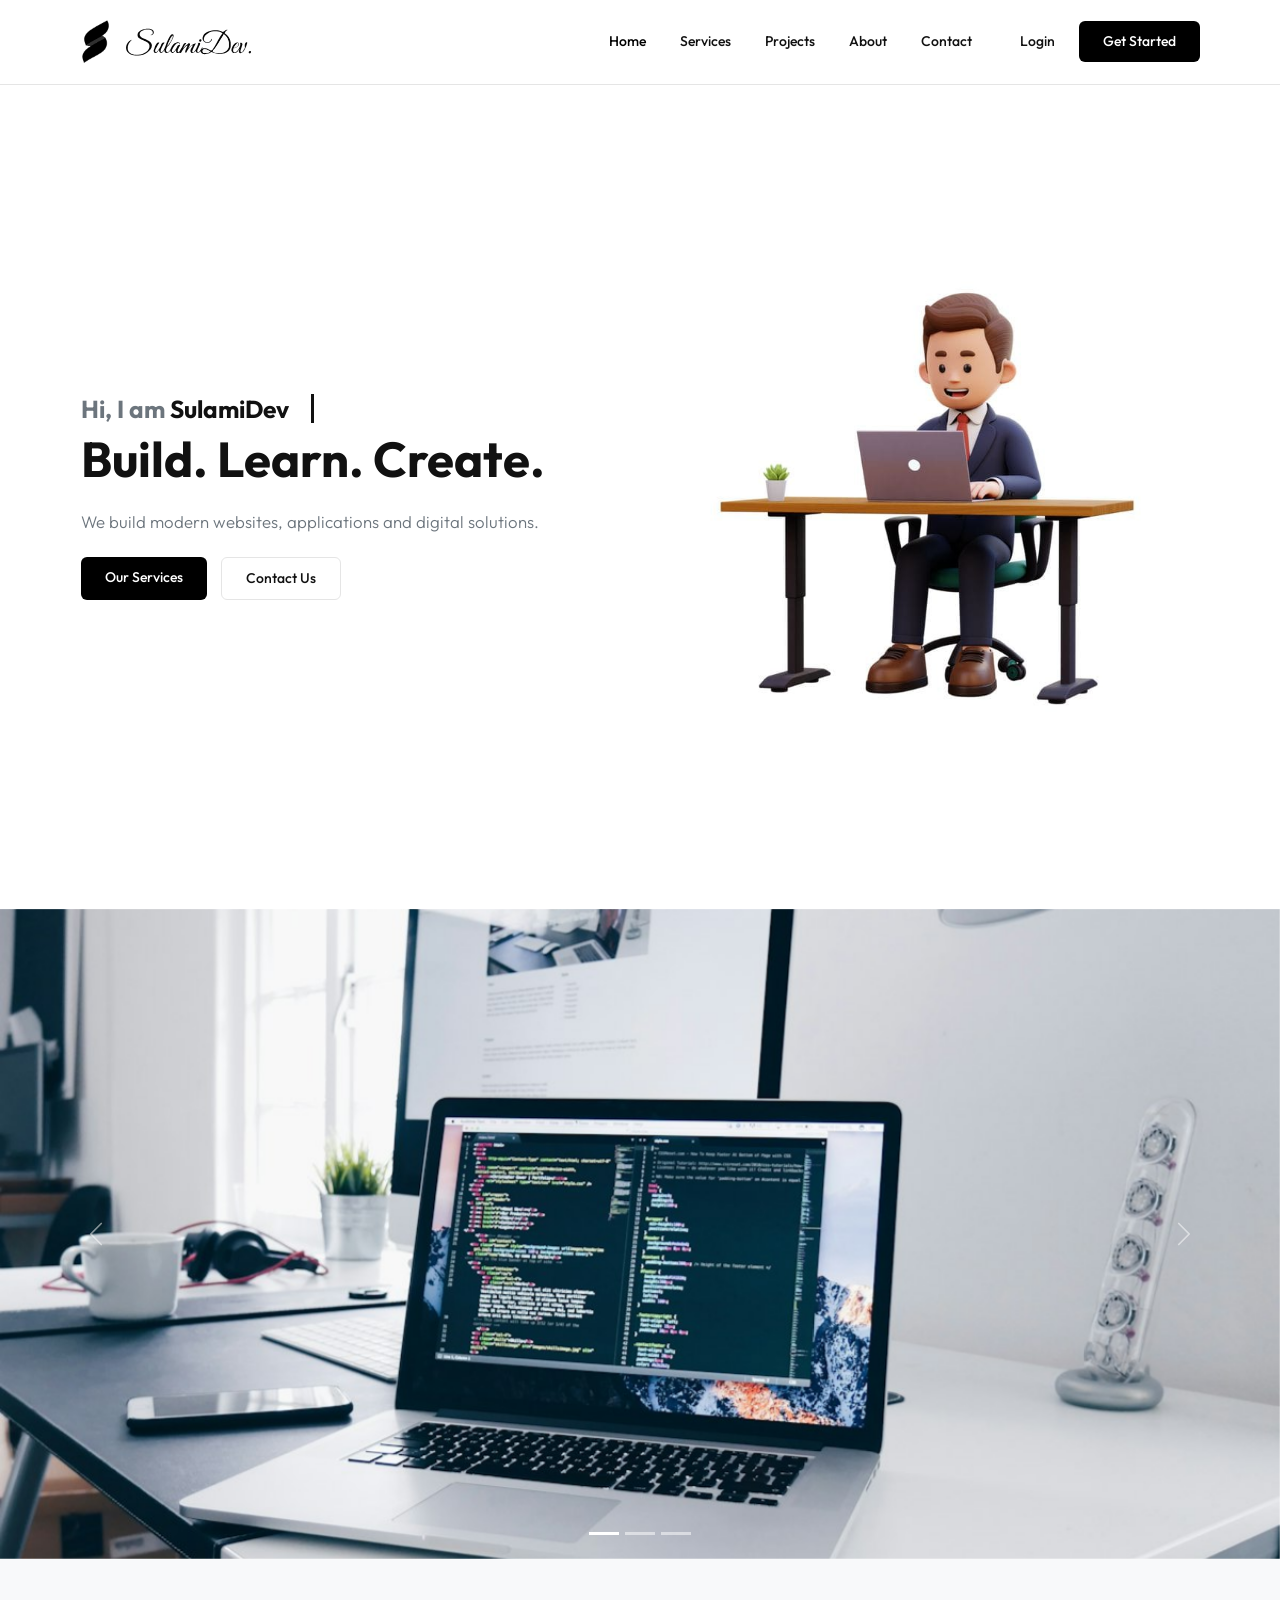
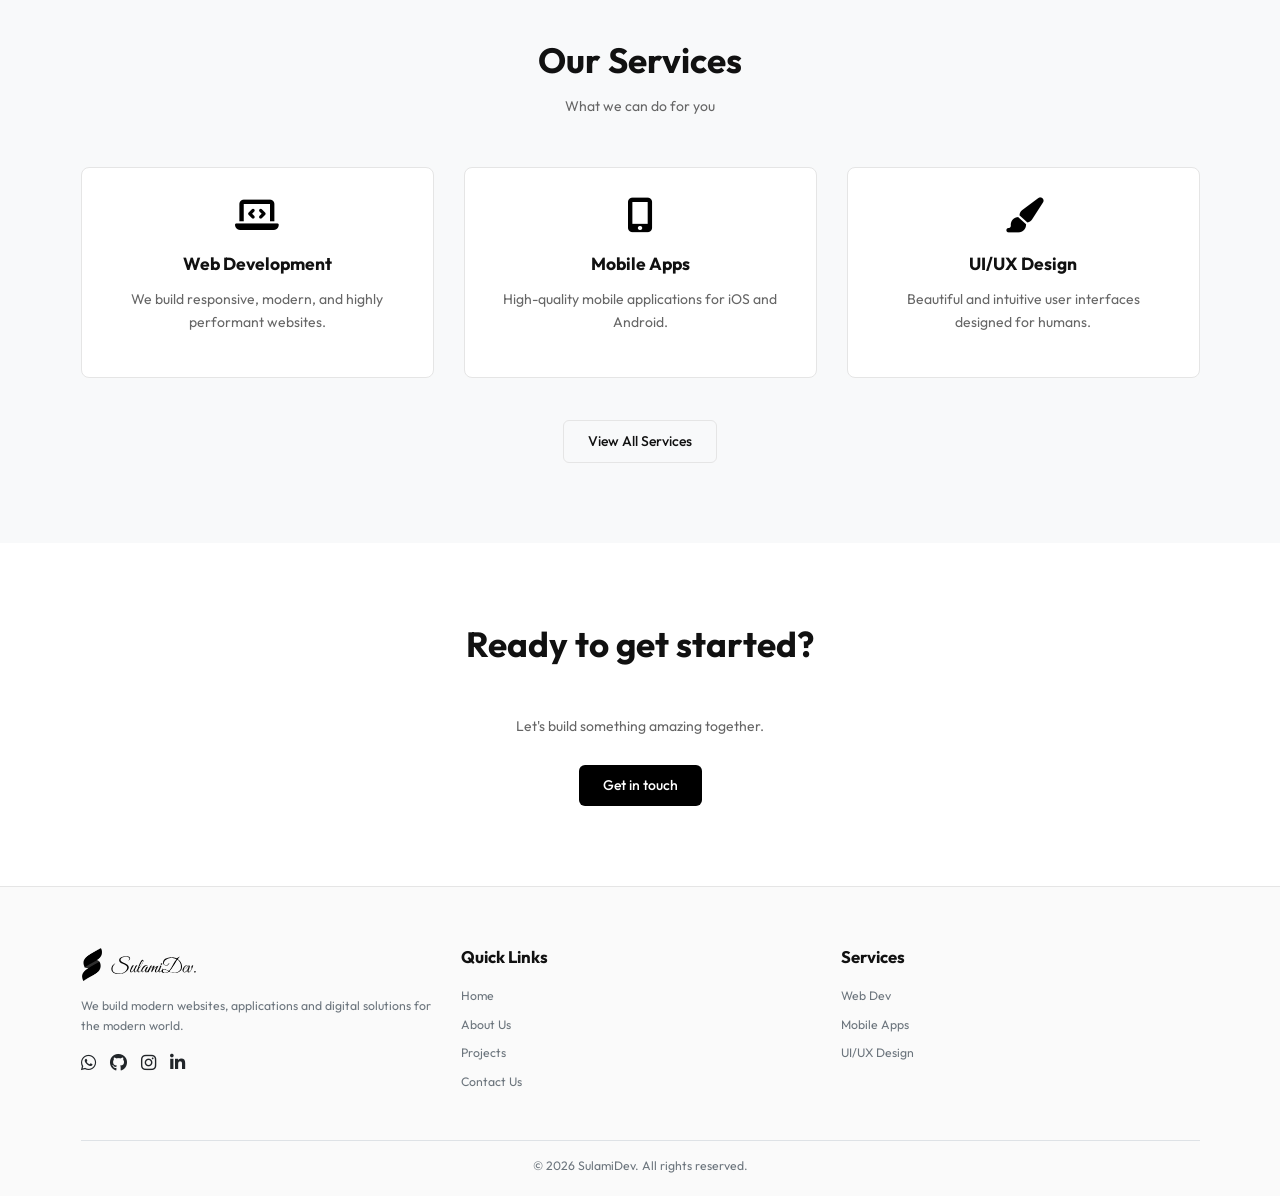
<file: index.html>
<!DOCTYPE html>
<html lang="en">
<head>
    <meta charset="UTF-8">
    <meta name="viewport" content="width=device-width, initial-scale=1.0">
    <title>SulamiDev | Build. Learn. Create.</title>
    <link rel="icon" href="images/icon.png" type="image/png">
    
    <link href="https://cdn.jsdelivr.net/npm/bootstrap@5.3.2/dist/css/bootstrap.min.css" rel="stylesheet" onerror="this.onerror=null;this.href='libs/bootstrap/bootstrap.min.css';">
   
    <link rel="stylesheet" href="https://cdnjs.cloudflare.com/ajax/libs/font-awesome/6.4.2/css/all.min.css" onerror="this.onerror=null;this.href='libs/fontawesome/css/all.min.css';">
   
    <link rel="stylesheet" href="css/style.css">
    <link rel="stylesheet" href="css/responsive.css">
</head>
<body>

    
    <nav class="navbar navbar-expand-lg navbar-custom sticky-top">
        <div class="container">
            <a class="navbar-brand d-flex align-items-center" href="index.html">
                <img src="images/icon.png" alt="Icon" height="45" class="me-3">
                <img src="images/sulamidev-name.svg" alt="SulamiDev" height="30">
            </a>
            <button class="navbar-toggler" type="button" data-bs-toggle="offcanvas" data-bs-target="#mobileSidebar" aria-controls="mobileSidebar" aria-label="Toggle navigation">
                <span class="navbar-toggler-icon"></span>
            </button>
            <div class="offcanvas offcanvas-end" tabindex="-1" id="mobileSidebar" aria-labelledby="mobileSidebarLabel">
                <div class="offcanvas-header d-lg-none">
                    <a class="navbar-brand d-flex align-items-center m-0" href="index.html">
                        <img src="images/icon.png" alt="Icon" height="35" class="me-2">
                        <img src="images/sulamidev-name.svg" alt="SulamiDev" height="24">
                    </a>
                </div>
                <div class="offcanvas-body">
                    <ul class="navbar-nav align-items-stretch align-items-lg-center ms-auto">
                        <li class="nav-item"><a class="nav-link active" href="index.html"><i class="fas fa-home me-2 d-lg-none"></i>Home</a></li>
                        <li class="nav-item"><a class="nav-link" href="pages/services.html"><i class="fas fa-cogs me-2 d-lg-none"></i>Services</a></li>
                        <li class="nav-item"><a class="nav-link" href="pages/projects.html"><i class="fas fa-briefcase me-2 d-lg-none"></i>Projects</a></li>
                        <li class="nav-item"><a class="nav-link" href="pages/about.html"><i class="fas fa-user me-2 d-lg-none"></i>About</a></li>
                        <li class="nav-item"><a class="nav-link" href="pages/contact.html"><i class="fas fa-envelope me-2 d-lg-none"></i>Contact</a></li>
                        <li class="nav-item ms-lg-3"><a class="nav-link" href="pages/login.html"><i class="fas fa-sign-in-alt me-2 d-lg-none"></i>Login</a></li>
                        <li class="nav-item d-none d-lg-block ms-lg-2"><a class="btn btn-primary-custom" href="pages/register.html">Get Started</a></li>
                    </ul>
                    <div class="mobile-sidebar-footer d-lg-none">
                        <p class="small text-secondary mb-2">Connect with us</p>
                        <div class="d-flex align-items-center gap-2 mb-3">
                            <a href="https://wa.me/967783073833" target="_blank" class="social-link" title="WhatsApp"><i class="fab fa-whatsapp"></i></a>
                            <a href="https://github.com/sulamidev" target="_blank" class="social-link" title="GitHub"><i class="fab fa-github"></i></a>
                            <a href="https://instagram.com/sulamidev" target="_blank" class="social-link" title="Instagram"><i class="fab fa-instagram"></i></a>
                            <a href="https://linkedin.com/in/sulamidev" target="_blank" class="social-link" title="LinkedIn"><i class="fab fa-linkedin-in"></i></a>
                        </div>
                        <small class="text-secondary">&copy; 2026 SulamiDev</small>
                    </div>
                </div>
            </div>
        </div>
    </nav>


    
    <header class="hero-section">
        <div class="container fade-up">
            <div class="row align-items-center">
                <div class="col-12 col-lg-6 text-start d-flex flex-column justify-content-center hero-text-mobile mb-4 mb-lg-0">
                    <h3 class="mb-2 text-secondary">Hi, I am <span class="typewriter-text">SulamiDev</span></h3>
                    <h1 class="fw-bold hero-title-mobile display-4">Build. Learn. Create.</h1>
                    <p class="text-secondary mb-4 hero-desc-mobile lead">We build modern websites, applications and digital solutions.</p>
                    <div class="d-flex flex-wrap gap-3">
                        <a href="pages/services.html" class="btn btn-primary-custom">Our Services</a>
                        <a href="pages/contact.html" class="btn btn-outline-custom">Contact Us</a>
                    </div>
                </div>
                <div class="col-12 col-lg-6 text-center d-flex align-items-center justify-content-center">
                    <img src="images/1.jpeg" alt="SulamiDev Intro" class="img-fluid" style="width: 100%; max-width: 550px;">
                </div>
            </div>
        </div>
    </header>

    <main>
       
        <section class="p-0">
            <div class="container-fluid p-0 fade-up" id="slider-wrapper">
                
                <!-- ONLINE SLIDER (Bootstrap Carousel) -->
                <div id="online-slider" style="display: none;">
                    <div id="bootstrap-carousel" class="carousel slide carousel-fade" data-bs-ride="carousel">
                        <div class="carousel-indicators">
                            <button type="button" data-bs-target="#bootstrap-carousel" data-bs-slide-to="0" class="active"></button>
                            <button type="button" data-bs-target="#bootstrap-carousel" data-bs-slide-to="1"></button>
                            <button type="button" data-bs-target="#bootstrap-carousel" data-bs-slide-to="2"></button>
                        </div>
                        <div class="carousel-inner">
                            <div class="carousel-item active" data-bs-interval="3000">
                                <a href="pages/services.html"><img src="images/webdev.jpg" class="d-block w-100" alt="Web Development" style="object-fit: cover; height: 650px;"></a>
                            </div>
                            <div class="carousel-item" data-bs-interval="3000">
                                <a href="pages/services.html"><img src="images/mobile.jpg" class="d-block w-100" alt="Mobile Development" style="object-fit: cover; height: 650px;"></a>
                            </div>
                            <div class="carousel-item" data-bs-interval="3000">
                                <a href="pages/services.html"><img src="images/website-new.jpg" class="d-block w-100" alt="New Website Development" style="object-fit: cover; height: 650px;"></a>
                            </div>
                        </div>
                        <button class="carousel-control-prev" type="button" data-bs-target="#bootstrap-carousel" data-bs-slide="prev"><span class="carousel-control-prev-icon"></span></button>
                        <button class="carousel-control-next" type="button" data-bs-target="#bootstrap-carousel" data-bs-slide="next"><span class="carousel-control-next-icon"></span></button>
                    </div>
                </div>

                <!-- LOCAL SLIDER (WowSlider) -->
                <div id="local-slider" style="display: none;">
                   
                    <div id="wowslider-container1">
                    <div class="ws_images"><ul>
                        <li><img data-src="WowSlider/data1/images/corporate.jpg" alt="corporate" title="corporate" id="wows1_0"/></li>
                        <li><img data-src="WowSlider/data1/images/mobile.jpg" alt="mobile" title="mobile" id="wows1_1"/></li>
                        <li><img data-src="WowSlider/data1/images/software.jpg" alt="software" title="software" id="wows1_2"/></li>
                        <li><a href="http://wowslider.net"><img data-src="WowSlider/data1/images/webdev.jpg" alt="slider" title="webdev" id="wows1_3"/></a></li>
                        <li><img data-src="WowSlider/data1/images/websitenew.jpg" alt="website-new" title="website-new" id="wows1_4"/></li>
                    </ul></div>
                    <div class="ws_bullets"><div>
                        <a href="#" title="corporate"><span><img data-src="WowSlider/data1/tooltips/corporate.jpg" alt="corporate"/>1</span></a>
                        <a href="#" title="mobile"><span><img data-src="WowSlider/data1/tooltips/mobile.jpg" alt="mobile"/>2</span></a>
                        <a href="#" title="software"><span><img data-src="WowSlider/data1/tooltips/software.jpg" alt="software"/>3</span></a>
                        <a href="#" title="webdev"><span><img data-src="WowSlider/data1/tooltips/webdev.jpg" alt="webdev"/>4</span></a>
                        <a href="#" title="website-new"><span><img data-src="WowSlider/data1/tooltips/websitenew.jpg" alt="website-new"/>5</span></a>
                    </div></div><div class="ws_script" style="position:absolute;left:-99%"><a href="http://wowslider.net">javascript carousel</a> by WOWSlider.com v9.0</div>
                    <div class="ws_shadow"></div>
                    </div>
                    <!-- End WOWSlider.com BODY section -->
                </div>

                <script>
                    var isLocal = (window.location.hostname === 'localhost' || window.location.hostname === '127.0.0.1' || window.location.protocol === 'file:');
                    if (isLocal) {
                        document.getElementById('local-slider').style.display = 'block';
                        
                        // Convert data-src back to src for WOWSlider images
                        var wsImages = document.querySelectorAll('#local-slider img[data-src]');
                        wsImages.forEach(function(img) {
                            img.setAttribute('src', img.getAttribute('data-src'));
                        });
                        
                        var cssLink = document.createElement('link');
                        cssLink.rel = 'stylesheet';
                        cssLink.href = 'WowSlider/engine1/style.css';
                        document.head.appendChild(cssLink);

                        var jqScript = document.createElement('script');
                        jqScript.src = 'WowSlider/engine1/jquery.js';
                        jqScript.onload = function() {
                            var wsScript = document.createElement('script');
                            wsScript.src = 'WowSlider/engine1/wowslider.js';
                            wsScript.onload = function() {
                                var sScript = document.createElement('script');
                                sScript.src = 'WowSlider/engine1/script.js';
                                document.body.appendChild(sScript);
                            };
                            document.body.appendChild(wsScript);
                        };
                        document.head.appendChild(jqScript);
                    } else {
                        document.getElementById('online-slider').style.display = 'block';
                    }
                </script>
            </div>
        </section>

        <!-- Services Preview Section -->
        <section class="bg-light">
            <div class="container fade-up">
                <div class="section-title">
                    <h2>Our Services</h2>
                    <p>What we can do for you</p>
                </div>
                <div class="services-grid">
                    <div class="custom-card text-center">
                        <i class="fas fa-laptop-code"></i>
                        <h3>Web Development</h3>
                        <p>We build responsive, modern, and highly performant websites.</p>
                    </div>
                    <div class="custom-card text-center">
                        <i class="fas fa-mobile-alt"></i>
                        <h3>Mobile Apps</h3>
                        <p>High-quality mobile applications for iOS and Android.</p>
                    </div>
                    <div class="custom-card text-center">
                        <i class="fas fa-paint-brush"></i>
                        <h3>UI/UX Design</h3>
                        <p>Beautiful and intuitive user interfaces designed for humans.</p>
                    </div>
                </div>
                <div class="text-center mt-5">
                    <a href="pages/services.html" class="btn btn-outline-custom">View All Services</a>
                </div>
            </div>
        </section>

        <!-- CTA Section -->
        <section>
            <div class="container fade-up">
                <div class="section-title">
                    <h2>Ready to get started?</h2>
                </div>
                <div class="text-center">
                    <p>Let's build something amazing together.</p>
                    <a href="pages/contact.html" class="btn btn-primary-custom mt-3">Get in touch</a>
                </div>
            </div>
        </section>
    </main>

    <!-- Footer -->
    <footer>
        <div class="container">
            <div class="row fade-up">
                <div class="col-12 col-md-4 mb-4">
                    <div class="mb-3 d-flex align-items-center">
                        <img src="images/icon.png" alt="Icon" height="35" class="me-2">
                        <img src="images/sulamidev-name.svg" alt="SulamiDev" height="20">
                    </div>
                    <p class="text-secondary small">We build modern websites, applications and digital solutions for the modern world.</p>
                    <div class="d-flex align-items-center gap-3 mt-3">
                        <a href="https://wa.me/967783073833" target="_blank" class="text-dark fs-5" style="transition: all 0.3s ease;" onmouseover="this.style.transform='translateY(-3px)'" onmouseout="this.style.transform='none'"><i class="fab fa-whatsapp"></i></a>
                        <a href="https://github.com/sulamidev" target="_blank" class="text-dark fs-5" style="transition: all 0.3s ease;" onmouseover="this.style.transform='translateY(-3px)'" onmouseout="this.style.transform='none'"><i class="fab fa-github"></i></a>
                        <a href="https://instagram.com/sulamidev" target="_blank" class="text-dark fs-5" style="transition: all 0.3s ease;" onmouseover="this.style.transform='translateY(-3px)'" onmouseout="this.style.transform='none'"><i class="fab fa-instagram"></i></a>
                        <a href="https://linkedin.com/in/sulamidev" target="_blank" class="text-dark fs-5" style="transition: all 0.3s ease;" onmouseover="this.style.transform='translateY(-3px)'" onmouseout="this.style.transform='none'"><i class="fab fa-linkedin-in"></i></a>
                    </div>
                </div>
                <div class="col-6 col-md-4 mb-4">
                    <h6 class="footer-title fw-bold">Quick Links</h6>
                    <ul class="footer-links small list-unstyled">
                        <li><a href="index.html" class="text-decoration-none text-secondary">Home</a></li>
                        <li><a href="pages/about.html" class="text-decoration-none text-secondary">About Us</a></li>
                        <li><a href="pages/projects.html" class="text-decoration-none text-secondary">Projects</a></li>
                        <li><a href="pages/contact.html" class="text-decoration-none text-secondary">Contact Us</a></li>
                    </ul>
                </div>
                <div class="col-6 col-md-4 mb-4">
                    <h6 class="footer-title fw-bold">Services</h6>
                    <ul class="footer-links small list-unstyled">
                        <li><a href="pages/services.html" class="text-decoration-none text-secondary">Web Dev</a></li>
                        <li><a href="pages/services.html" class="text-decoration-none text-secondary">Mobile Apps</a></li>
                        <li><a href="pages/services.html" class="text-decoration-none text-secondary">UI/UX Design</a></li>
                    </ul>
                </div>
            </div>
            <div class="border-top pt-3 mt-3 text-center text-secondary">
                <small>&copy; 2026 SulamiDev. All rights reserved.</small>
            </div>
        </div>
    </footer>

    <div class="toast-container"></div>

   
    <script src="https://code.jquery.com/jquery-3.7.1.min.js"></script>
    <script>window.jQuery || document.write('<script src="libs/jquery/jquery.min.js"><\/script>')</script>
    <script src="https://cdn.jsdelivr.net/npm/bootstrap@5.3.2/dist/js/bootstrap.bundle.min.js"></script>
    <script>typeof bootstrap !== 'undefined' || document.write('<script src="libs/bootstrap/bootstrap.bundle.min.js"><\/script>')</script>
    <script src="js/main.js"></script>
</body>
</html>
</file>
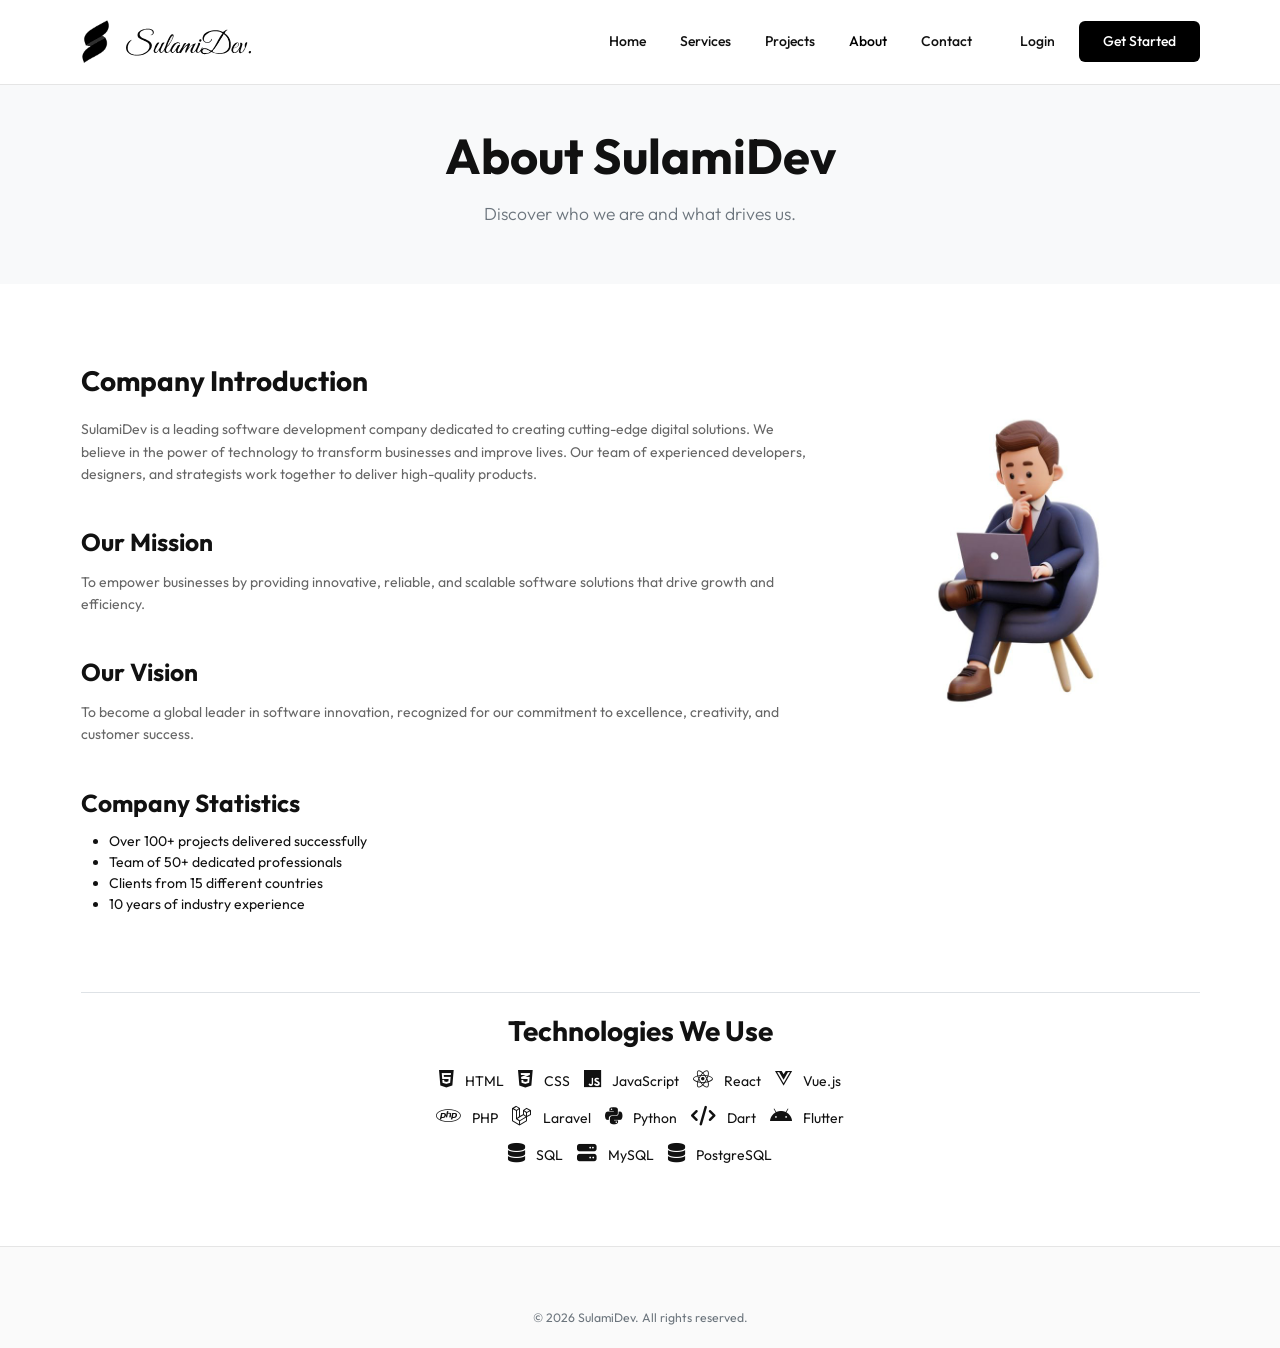
<file: pages/about.html>
<!DOCTYPE html>
<html lang="en">
<head>
    <meta charset="UTF-8">
    <meta name="viewport" content="width=device-width, initial-scale=1.0">
    <title>About Us | SulamiDev</title>
    <link rel="icon" href="../images/icon.png" type="image/png">
    <link href="https://cdn.jsdelivr.net/npm/bootstrap@5.3.2/dist/css/bootstrap.min.css" rel="stylesheet" onerror="this.onerror=null;this.href='../libs/bootstrap/bootstrap.min.css';">
    <link rel="stylesheet" href="https://cdnjs.cloudflare.com/ajax/libs/font-awesome/6.4.2/css/all.min.css" onerror="this.onerror=null;this.href='../libs/fontawesome/css/all.min.css';">
    <link rel="stylesheet" href="../css/style.css">
    <link rel="stylesheet" href="../css/responsive.css">
</head>
<body>

    <nav class="navbar navbar-expand-lg navbar-custom sticky-top">
        <div class="container">
            <a class="navbar-brand d-flex align-items-center" href="../index.html">
                <img src="../images/icon.png" alt="Icon" height="45" class="me-3">
                <img src="../images/sulamidev-name.svg" alt="SulamiDev" height="30">
            </a>
            <button class="navbar-toggler" type="button" data-bs-toggle="offcanvas" data-bs-target="#mobileSidebar" aria-controls="mobileSidebar" aria-label="Toggle navigation">
                <span class="navbar-toggler-icon"></span>
            </button>
            <div class="offcanvas offcanvas-end" tabindex="-1" id="mobileSidebar" aria-labelledby="mobileSidebarLabel">
                <div class="offcanvas-header d-lg-none">
                    <a class="navbar-brand d-flex align-items-center m-0" href="../index.html">
                        <img src="../images/icon.png" alt="Icon" height="35" class="me-2">
                        <img src="../images/sulamidev-name.svg" alt="SulamiDev" height="24">
                    </a>
                </div>
                <div class="offcanvas-body">
                    <ul class="navbar-nav align-items-stretch align-items-lg-center ms-auto">
                        <li class="nav-item"><a class="nav-link" href="../index.html"><i class="fas fa-home me-2 d-lg-none"></i>Home</a></li>
                        <li class="nav-item"><a class="nav-link" href="services.html"><i class="fas fa-cogs me-2 d-lg-none"></i>Services</a></li>
                        <li class="nav-item"><a class="nav-link" href="projects.html"><i class="fas fa-briefcase me-2 d-lg-none"></i>Projects</a></li>
                        <li class="nav-item"><a class="nav-link active" href="about.html"><i class="fas fa-user me-2 d-lg-none"></i>About</a></li>
                        <li class="nav-item"><a class="nav-link" href="contact.html"><i class="fas fa-envelope me-2 d-lg-none"></i>Contact</a></li>
                        <li class="nav-item ms-lg-3"><a class="nav-link" href="login.html"><i class="fas fa-sign-in-alt me-2 d-lg-none"></i>Login</a></li>
                        <li class="nav-item d-none d-lg-block ms-lg-2"><a class="btn btn-primary-custom" href="register.html">Get Started</a></li>
                    </ul>
                    <div class="mobile-sidebar-footer d-lg-none">
                        <p class="small text-secondary mb-2">Connect with us</p>
                        <div class="d-flex align-items-center gap-2 mb-3">
                            <a href="https://wa.me/967783073833" target="_blank" class="social-link" title="WhatsApp"><i class="fab fa-whatsapp"></i></a>
                            <a href="https://github.com/sulamidev" target="_blank" class="social-link" title="GitHub"><i class="fab fa-github"></i></a>
                            <a href="https://instagram.com/sulamidev" target="_blank" class="social-link" title="Instagram"><i class="fab fa-instagram"></i></a>
                            <a href="https://linkedin.com/in/sulamidev" target="_blank" class="social-link" title="LinkedIn"><i class="fab fa-linkedin-in"></i></a>
                        </div>
                        <small class="text-secondary">&copy; 2026 SulamiDev</small>
                    </div>
                </div>
            </div>
        </div>
    </nav>

    <header class="py-5 bg-light text-center">
        <div class="container fade-up">
            <h1 class="display-4 fw-bold">About SulamiDev</h1>
            <p class="lead text-secondary">Discover who we are and what drives us.</p>
        </div>
    </header>

    <main>
        <section>
            <div class="container fade-up">
                <div class="row">
                    <div class="col-lg-8 mb-4">
                        <h2 class="mb-4">Company Introduction</h2>
                        <p>SulamiDev is a leading software development company dedicated to creating cutting-edge digital solutions. We believe in the power of technology to transform businesses and improve lives. Our team of experienced developers, designers, and strategists work together to deliver high-quality products.</p>
                        
                        <h3 class="mt-5 mb-3">Our Mission</h3>
                        <p>To empower businesses by providing innovative, reliable, and scalable software solutions that drive growth and efficiency.</p>
                        
                        <h3 class="mt-5 mb-3">Our Vision</h3>
                        <p>To become a global leader in software innovation, recognized for our commitment to excellence, creativity, and customer success.</p>
                        
                        <h3 class="mt-5 mb-3">Company Statistics</h3>
                        <ul>
                            <li>Over 100+ projects delivered successfully</li>
                            <li>Team of 50+ dedicated professionals</li>
                            <li>Clients from 15 different countries</li>
                            <li>10 years of industry experience</li>
                        </ul>
                    </div>
                    
                    <div class="col-lg-4">
                        <img src="../images/2.jpeg" class="img-fluid rounded mb-4" alt="About SulamiDev">
                    </div>
                </div>

                <!-- New Technologies Section -->
                <div class="mt-5 pt-4 text-center fade-up border-top">
                    <h2 class="mb-4">Technologies We Use</h2>
                    <!-- Row 1: Frontend -->
                    <div class="d-flex flex-wrap justify-content-center gap-3 mb-3">
                        <div class="tech-badge"><i class="fab fa-html5"></i> HTML</div>
                        <div class="tech-badge"><i class="fab fa-css3-alt"></i> CSS</div>
                        <div class="tech-badge"><i class="fab fa-js"></i> JavaScript</div>
                        <div class="tech-badge"><i class="fab fa-react"></i> React</div>
                        <div class="tech-badge"><i class="fab fa-vuejs"></i> Vue.js</div>
                    </div>
                    <!-- Row 2: Backend & Mobile -->
                    <div class="d-flex flex-wrap justify-content-center gap-3 mb-3">
                        <div class="tech-badge"><i class="fab fa-php"></i> PHP</div>
                        <div class="tech-badge"><i class="fab fa-laravel"></i> Laravel</div>
                        <div class="tech-badge"><i class="fab fa-python"></i> Python</div>
                        <div class="tech-badge"><i class="fas fa-code"></i> Dart</div>
                        <div class="tech-badge"><i class="fab fa-android"></i> Flutter</div>
                    </div>
                    <!-- Row 3: Database -->
                    <div class="d-flex flex-wrap justify-content-center gap-3">
                        <div class="tech-badge"><i class="fas fa-database"></i> SQL</div>
                        <div class="tech-badge"><i class="fas fa-server"></i> MySQL</div>
                        <div class="tech-badge"><i class="fas fa-database"></i> PostgreSQL</div>
                    </div>
                </div>
            </div>
        </section>
    </main>

    <footer>
        <div class="container">
            <div class="row">
                <div class="col-12 text-center text-secondary">
                    <small>&copy; 2026 SulamiDev. All rights reserved.</small>
                </div>
            </div>
        </div>
    </footer>

    <script src="https://code.jquery.com/jquery-3.7.1.min.js"></script>
    <script>window.jQuery || document.write('<script src="../libs/jquery/jquery.min.js"><\/script>')</script>
    <script src="https://cdn.jsdelivr.net/npm/bootstrap@5.3.2/dist/js/bootstrap.bundle.min.js"></script>
    <script>typeof bootstrap !== 'undefined' || document.write('<script src="../libs/bootstrap/bootstrap.bundle.min.js"><\/script>')</script>
    <script src="../js/main.js"></script>
</body>
</html>
</file>
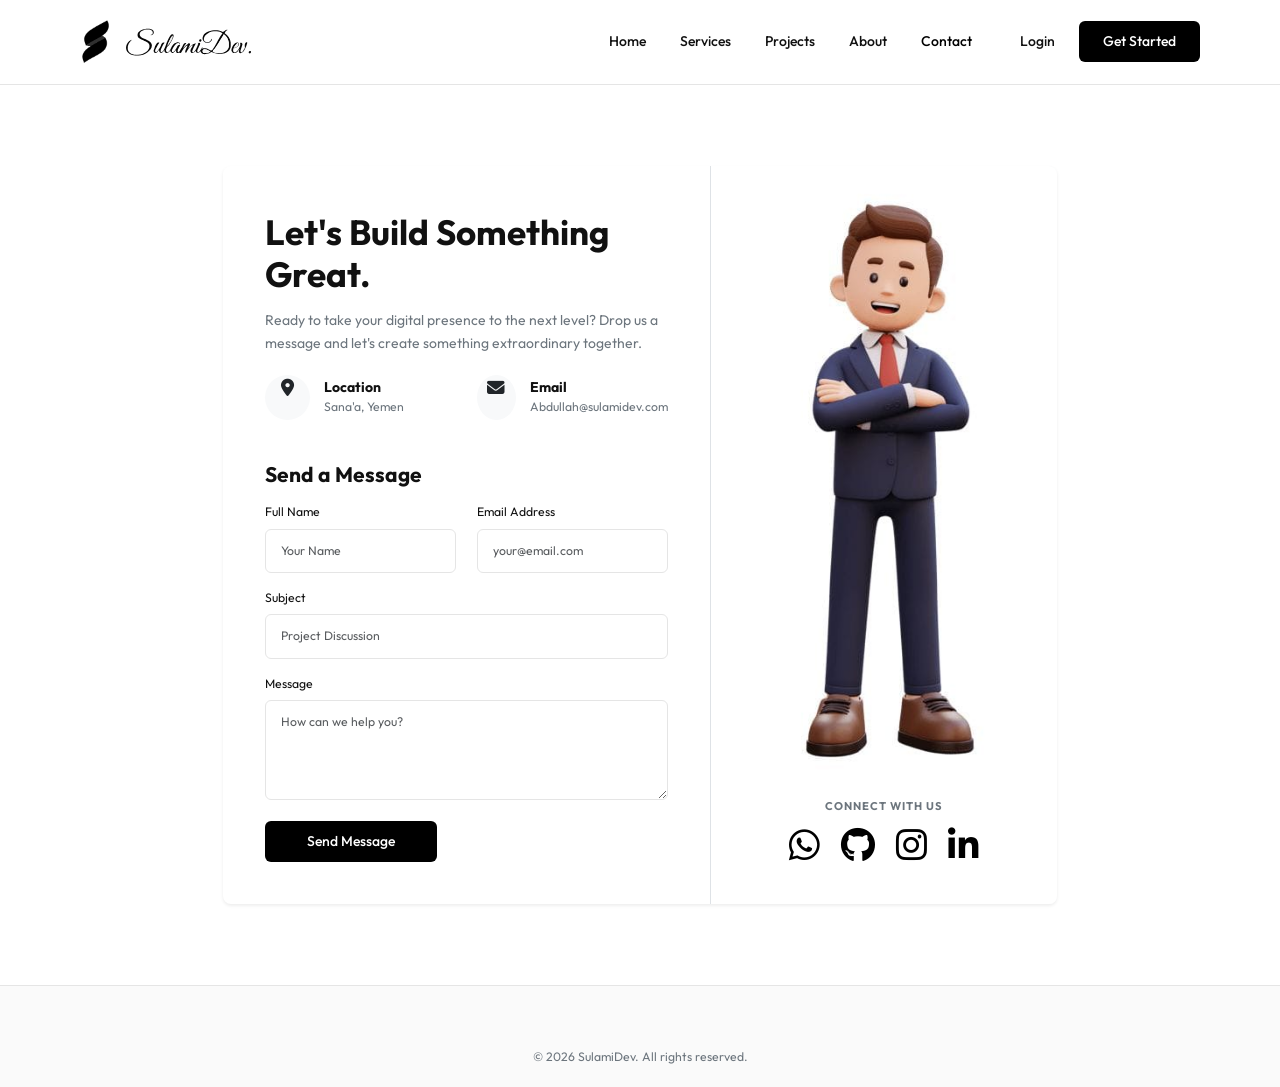
<file: pages/contact.html>
<!DOCTYPE html>
<html lang="en">

<head>
    <meta charset="UTF-8">
    <meta name="viewport" content="width=device-width, initial-scale=1.0">
    <title>Contact Us | SulamiDev</title>
    <link rel="icon" href="../images/icon.png" type="image/png">
    <link href="https://cdn.jsdelivr.net/npm/bootstrap@5.3.2/dist/css/bootstrap.min.css" rel="stylesheet" onerror="this.onerror=null;this.href='../libs/bootstrap/bootstrap.min.css';">
    <link rel="stylesheet" href="https://cdnjs.cloudflare.com/ajax/libs/font-awesome/6.4.2/css/all.min.css" onerror="this.onerror=null;this.href='../libs/fontawesome/css/all.min.css';">
    <link rel="stylesheet" href="../css/style.css">
    <link rel="stylesheet" href="../css/responsive.css">
</head>

<body>

    <nav class="navbar navbar-expand-lg navbar-custom sticky-top">
        <div class="container">
            <a class="navbar-brand d-flex align-items-center" href="../index.html">
                <img src="../images/icon.png" alt="Icon" height="45" class="me-3">
                <img src="../images/sulamidev-name.svg" alt="SulamiDev" height="30">
            </a>
            <button class="navbar-toggler" type="button" data-bs-toggle="offcanvas" data-bs-target="#mobileSidebar" aria-controls="mobileSidebar" aria-label="Toggle navigation">
                <span class="navbar-toggler-icon"></span>
            </button>
            <div class="offcanvas offcanvas-end" tabindex="-1" id="mobileSidebar" aria-labelledby="mobileSidebarLabel">
                <div class="offcanvas-header d-lg-none">
                    <a class="navbar-brand d-flex align-items-center m-0" href="../index.html">
                        <img src="../images/icon.png" alt="Icon" height="35" class="me-2">
                        <img src="../images/sulamidev-name.svg" alt="SulamiDev" height="24">
                    </a>
                </div>
                <div class="offcanvas-body">
                    <ul class="navbar-nav align-items-stretch align-items-lg-center ms-auto">
                        <li class="nav-item"><a class="nav-link" href="../index.html"><i class="fas fa-home me-2 d-lg-none"></i>Home</a></li>
                        <li class="nav-item"><a class="nav-link" href="services.html"><i class="fas fa-cogs me-2 d-lg-none"></i>Services</a></li>
                        <li class="nav-item"><a class="nav-link" href="projects.html"><i class="fas fa-briefcase me-2 d-lg-none"></i>Projects</a></li>
                        <li class="nav-item"><a class="nav-link" href="about.html"><i class="fas fa-user me-2 d-lg-none"></i>About</a></li>
                        <li class="nav-item"><a class="nav-link active" href="contact.html"><i class="fas fa-envelope me-2 d-lg-none"></i>Contact</a></li>
                        <li class="nav-item ms-lg-3"><a class="nav-link" href="login.html"><i class="fas fa-sign-in-alt me-2 d-lg-none"></i>Login</a></li>
                        <li class="nav-item d-none d-lg-block ms-lg-2"><a class="btn btn-primary-custom" href="register.html">Get Started</a></li>
                    </ul>
                    <div class="mobile-sidebar-footer d-lg-none">
                        <p class="small text-secondary mb-2">Connect with us</p>
                        <div class="d-flex align-items-center gap-2 mb-3">
                            <a href="https://wa.me/967783073833" target="_blank" class="social-link" title="WhatsApp"><i class="fab fa-whatsapp"></i></a>
                            <a href="https://github.com/sulamidev" target="_blank" class="social-link" title="GitHub"><i class="fab fa-github"></i></a>
                            <a href="https://instagram.com/sulamidev" target="_blank" class="social-link" title="Instagram"><i class="fab fa-instagram"></i></a>
                            <a href="https://linkedin.com/in/sulamidev" target="_blank" class="social-link" title="LinkedIn"><i class="fab fa-linkedin-in"></i></a>
                        </div>
                        <small class="text-secondary">&copy; 2026 SulamiDev</small>
                    </div>
                </div>
            </div>
        </div>
    </nav>

    <main class="py-5 min-vh-100 d-flex align-items-center">
        <div class="container fade-up">
            <div class="row justify-content-center">
                <div class="col-lg-10 col-xl-9">
                    <div class="custom-card shadow-sm border-0 p-0 overflow-hidden">
                        <div class="row g-0 align-items-stretch">
                            <!-- Left Side: Form and Info -->
                            <div class="col-lg-7 p-4 p-lg-5">
                                <div class="mb-4">
                                    <h2 class="fw-bold display-6 mt-1">Let's Build Something Great.</h2>
                                    <p class="text-secondary mt-2">Ready to take your digital presence to the next
                                        level? Drop us a message and let's create something extraordinary together.</p>
                                </div>

                                <!-- Contact Info Small Row -->
                                <div class="row mb-5">
                                    <div class="col-md-6 mb-3 mb-md-0 d-flex align-items-center">
                                        <div class="bg-light rounded-circle d-flex align-items-center justify-content-center me-3"
                                            style="width: 45px; height: 45px;">
                                            <i class="fas fa-map-marker-alt text-dark fs-5"></i>
                                        </div>
                                        <div>
                                            <h6 class="mb-0 fw-bold">Location</h6>
                                            <small class="text-secondary">Sana'a, Yemen</small>
                                        </div>
                                    </div>
                                    <div class="col-md-6 d-flex align-items-center">
                                        <div class="bg-light rounded-circle d-flex align-items-center justify-content-center me-3"
                                            style="width: 45px; height: 45px;">
                                            <i class="fas fa-envelope text-dark fs-5"></i>
                                        </div>
                                        <div>
                                            <h6 class="mb-0 fw-bold">Email</h6>
                                            <small class="text-secondary">Abdullah@sulamidev.com</small>
                                        </div>
                                    </div>
                                </div>

                                <!-- Form -->
                                <h4 class="mb-3 fw-bold">Send a Message</h4>
                                <form id="contactForm" novalidate>
                                    <div class="row">
                                        <div class="col-md-6 mb-3">
                                            <label for="contactName" class="form-label small">Full Name</label>
                                            <input type="text" class="form-control form-control-sm" id="contactName"
                                                placeholder="Your Name">
                                        </div>
                                        <div class="col-md-6 mb-3">
                                            <label for="contactEmail" class="form-label small">Email Address</label>
                                            <input type="email" class="form-control form-control-sm" id="contactEmail"
                                                placeholder="your@email.com">
                                        </div>
                                    </div>
                                    <div class="mb-3">
                                        <label for="contactSubject" class="form-label small">Subject</label>
                                        <input type="text" class="form-control form-control-sm" id="contactSubject"
                                            placeholder="Project Discussion">
                                    </div>
                                    <div class="mb-4">
                                        <label for="contactMessage" class="form-label small">Message</label>
                                        <textarea class="form-control form-control-sm" id="contactMessage" rows="4"
                                            placeholder="How can we help you?"></textarea>
                                    </div>
                                    <button type="submit" class="btn btn-primary-custom px-5">Send Message</button>
                                </form>
                            </div>

                            <!-- Right Side: Image and Socials -->
                            <div class="col-lg-5 d-flex flex-column bg-light border-start">
                                <div class="w-100" style="flex: 1 1 auto; min-height: 250px;">
                                    <img src="../images/6.jpeg" alt="Contact Us" class="img-fluid w-100 h-100"
                                        style="object-fit: cover;">
                                </div>
                                <div class="w-100 p-4 text-center bg-white" style="flex: 0 0 auto;">
                                    <h6 class="mb-3 fw-bold text-secondary text-uppercase"
                                        style="letter-spacing: 1px; font-size: 0.8rem;">Connect With Us</h6>
                                    <div class="d-flex justify-content-center gap-4">
                                        <a href="https://wa.me/967783073833" target="_blank" class="text-dark fs-4"
                                            style="transition: all 0.3s ease;"
                                            onmouseover="this.style.color='#666'; this.style.transform='translateY(-3px)'"
                                            onmouseout="this.style.color='#000'; this.style.transform='none'"><i
                                                class="fab fa-whatsapp"></i></a>
                                        <a href="https://github.com/sulamidev" target="_blank" class="text-dark fs-4"
                                            style="transition: all 0.3s ease;"
                                            onmouseover="this.style.color='#666'; this.style.transform='translateY(-3px)'"
                                            onmouseout="this.style.color='#000'; this.style.transform='none'"><i
                                                class="fab fa-github"></i></a>
                                        <a href="https://instagram.com/sulamidev" target="_blank" class="text-dark fs-4"
                                            style="transition: all 0.3s ease;"
                                            onmouseover="this.style.color='#666'; this.style.transform='translateY(-3px)'"
                                            onmouseout="this.style.color='#000'; this.style.transform='none'"><i
                                                class="fab fa-instagram"></i></a>
                                        <a href="https://linkedin.com/in/sulamidev" target="_blank"
                                            class="text-dark fs-4" style="transition: all 0.3s ease;"
                                            onmouseover="this.style.color='#666'; this.style.transform='translateY(-3px)'"
                                            onmouseout="this.style.color='#000'; this.style.transform='none'"><i
                                                class="fab fa-linkedin-in"></i></a>
                                    </div>
                                </div>
                            </div>
                        </div>
                    </div>
                </div>
            </div>
        </div>
    </main>

    <div class="toast-container"></div>

    <footer>
        <div class="container">
            <div class="row">
                <div class="col-12 text-center text-secondary">
                    <small>&copy; 2026 SulamiDev. All rights reserved.</small>
                </div>
            </div>
        </div>
    </footer>

    <script src="https://code.jquery.com/jquery-3.7.1.min.js"></script>
    <script>window.jQuery || document.write('<script src="../libs/jquery/jquery.min.js"><\/script>')</script>
    <script src="https://cdn.jsdelivr.net/npm/bootstrap@5.3.2/dist/js/bootstrap.bundle.min.js"></script>
    <script>typeof bootstrap !== 'undefined' || document.write('<script src="../libs/bootstrap/bootstrap.bundle.min.js"><\/script>')</script>
    <script src="../js/main.js"></script>
    <script src="../js/validation.js"></script>
</body>

</html>
</file>
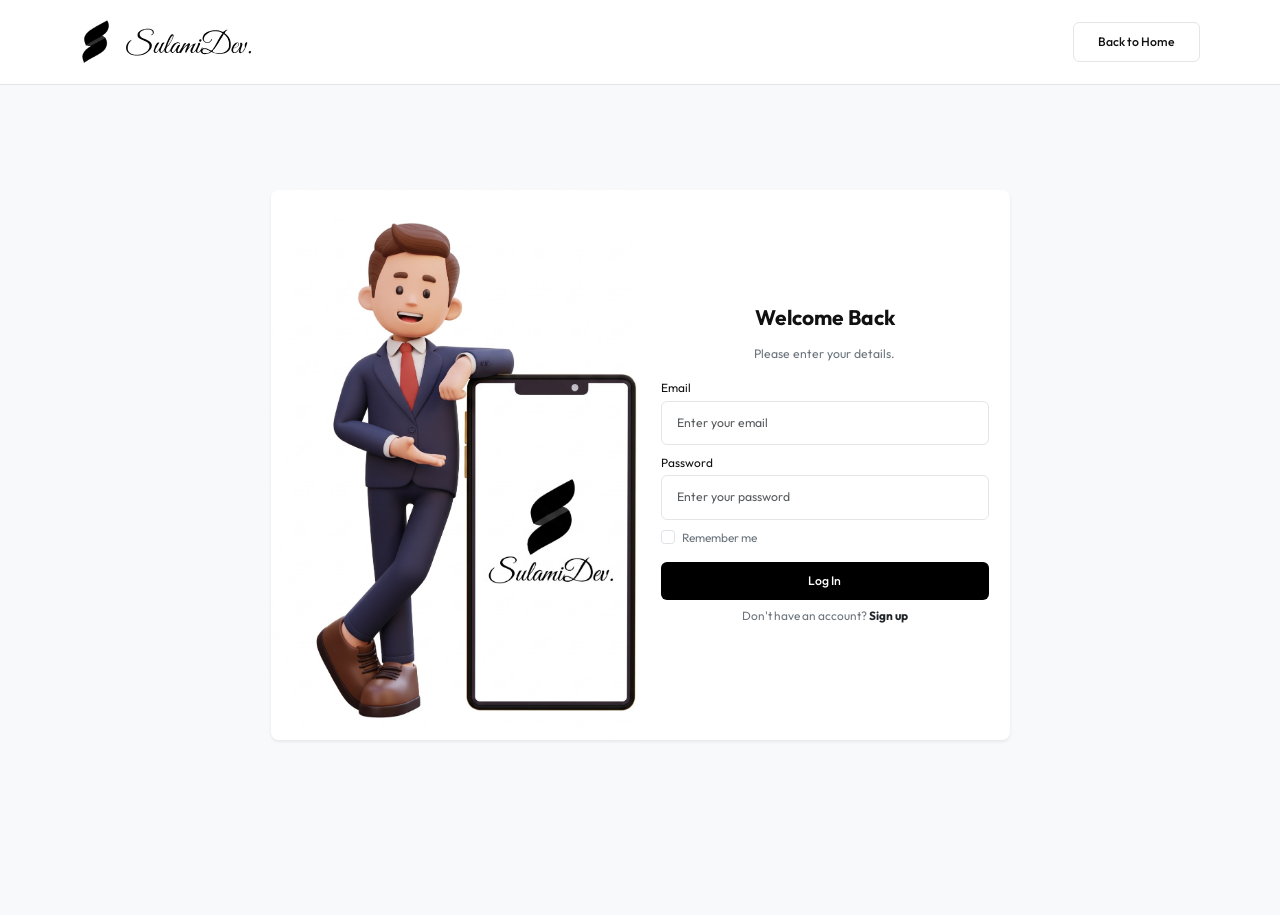
<file: pages/login.html>
<!DOCTYPE html>
<html lang="en">
<head>
    <meta charset="UTF-8">
    <meta name="viewport" content="width=device-width, initial-scale=1.0">
    <title>Login | SulamiDev</title>
    <link href="https://cdn.jsdelivr.net/npm/bootstrap@5.3.2/dist/css/bootstrap.min.css" rel="stylesheet" onerror="this.onerror=null;this.href='../libs/bootstrap/bootstrap.min.css';">
    <link rel="stylesheet" href="https://cdnjs.cloudflare.com/ajax/libs/font-awesome/6.4.2/css/all.min.css" onerror="this.onerror=null;this.href='../libs/fontawesome/css/all.min.css';">
    <link rel="stylesheet" href="../css/style.css">
    <link rel="stylesheet" href="../css/responsive.css">
</head>
<body class="bg-light">

    <!-- Header / Nav -->
    <nav class="navbar navbar-expand-lg navbar-custom sticky-top bg-white">
        <div class="container">
            <a class="navbar-brand d-flex align-items-center" href="../index.html">
                <img src="../images/icon.png" alt="Icon" height="45" class="me-3">
                <img src="../images/sulamidev-name.svg" alt="SulamiDev" height="30">
            </a>
            <div class="ms-auto">
                <a href="../index.html" class="btn btn-outline-custom btn-sm">Back to Home</a>
            </div>
        </div>
    </nav>

    <main class="d-flex align-items-center min-vh-100" style="margin-top: -70px;">
        <div class="container">
            <div class="row justify-content-center">
                <div class="col-lg-9 col-xl-8">
                    <div class="custom-card shadow-sm border-0 p-0 overflow-hidden">
                        <div class="row g-0" style="height: 550px;">
                            <div class="col-md-6 d-none d-md-block h-100">
                                <img src="../images/4.jpeg" alt="App Preview" class="img-fluid w-100 h-100" style="object-fit: cover;">
                            </div>
                            <div class="col-md-6 d-flex align-items-center h-100">
                                <div class="p-3 p-lg-4 w-100">
                                    <div class="text-center mb-3">
                                        <h3 class="fw-bold fs-4">Welcome Back</h3>
                                        <p class="text-secondary small mb-0">Please enter your details.</p>
                                    </div>
                                    <form id="loginForm" novalidate>
                                        <div class="mb-2">
                                            <label for="loginEmail" class="form-label mb-1" style="font-size: 0.85rem;">Email</label>
                                            <input type="email" class="form-control form-control-sm" id="loginEmail" placeholder="Enter your email">
                                        </div>
                                        <div class="mb-2">
                                            <label for="loginPassword" class="form-label mb-1" style="font-size: 0.85rem;">Password</label>
                                            <input type="password" class="form-control form-control-sm" id="loginPassword" placeholder="Enter your password">
                                        </div>
                                        <div class="mb-3 form-check">
                                            <input type="checkbox" class="form-check-input" id="rememberMe">
                                            <label class="form-check-label text-secondary" for="rememberMe" style="font-size: 0.85rem;">Remember me</label>
                                        </div>
                                        <button type="submit" class="btn btn-primary-custom btn-sm w-100 mb-2">Log In</button>
                                        <div class="text-center" style="font-size: 0.85rem;">
                                            <span class="text-secondary">Don't have an account?</span> 
                                            <a href="register.html" class="text-dark fw-bold text-decoration-none">Sign up</a>
                                        </div>
                                    </form>
                                </div>
                            </div>
                        </div>
                    </div>
                </div>
            </div>
        </div>
    </main>

    <div class="toast-container"></div>

    <script src="https://code.jquery.com/jquery-3.7.1.min.js"></script>
    <script>window.jQuery || document.write('<script src="../libs/jquery/jquery.min.js"><\/script>')</script>
    <script src="https://cdn.jsdelivr.net/npm/bootstrap@5.3.2/dist/js/bootstrap.bundle.min.js"></script>
    <script>typeof bootstrap !== 'undefined' || document.write('<script src="../libs/bootstrap/bootstrap.bundle.min.js"><\/script>')</script>
    <script src="../js/main.js"></script>
    <script src="../js/validation.js"></script>
</body>
</html>
</file>
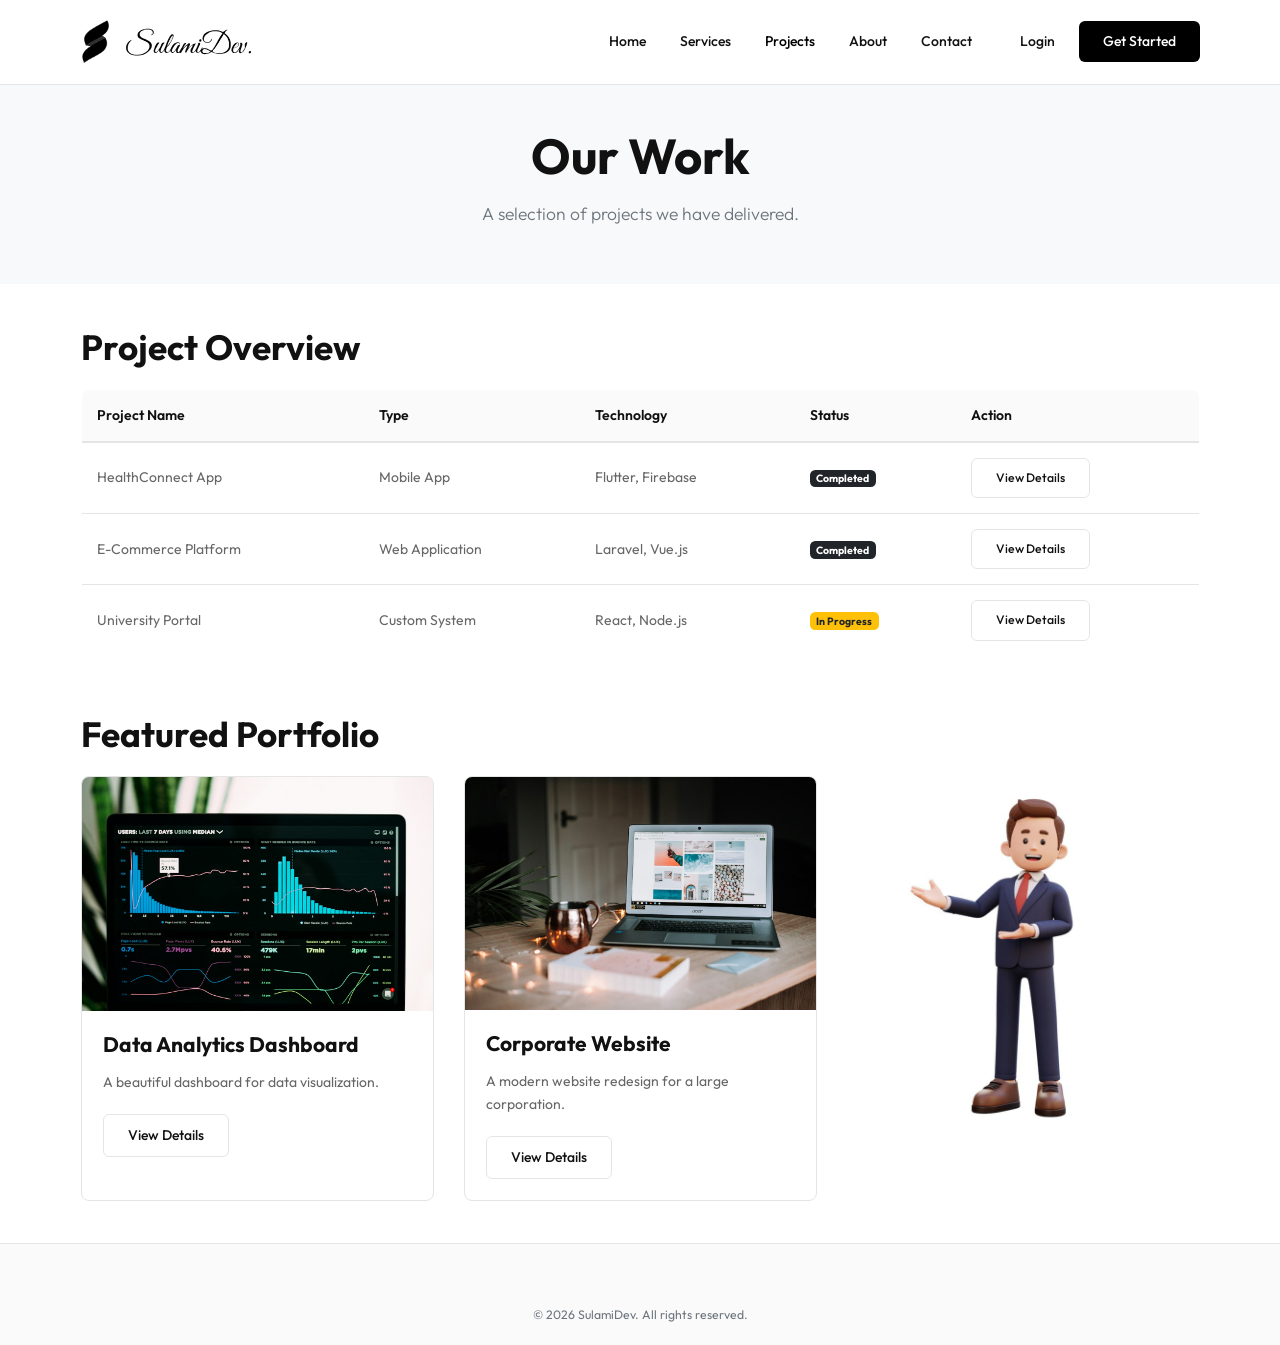
<file: pages/projects.html>
<!DOCTYPE html>
<html lang="en">
<head>
    <meta charset="UTF-8">
    <meta name="viewport" content="width=device-width, initial-scale=1.0">
    <title>Projects | SulamiDev</title>
    <link rel="icon" href="../images/icon.png" type="image/png">
    <link href="https://cdn.jsdelivr.net/npm/bootstrap@5.3.2/dist/css/bootstrap.min.css" rel="stylesheet" onerror="this.onerror=null;this.href='../libs/bootstrap/bootstrap.min.css';">
    <link rel="stylesheet" href="https://cdnjs.cloudflare.com/ajax/libs/font-awesome/6.4.2/css/all.min.css" onerror="this.onerror=null;this.href='../libs/fontawesome/css/all.min.css';">
    <link rel="stylesheet" href="../css/style.css">
    <link rel="stylesheet" href="../css/responsive.css">
</head>
<body>

    <nav class="navbar navbar-expand-lg navbar-custom sticky-top">
        <div class="container">
            <a class="navbar-brand d-flex align-items-center" href="../index.html">
                <img src="../images/icon.png" alt="Icon" height="45" class="me-3">
                <img src="../images/sulamidev-name.svg" alt="SulamiDev" height="30">
            </a>
            <button class="navbar-toggler" type="button" data-bs-toggle="offcanvas" data-bs-target="#mobileSidebar" aria-controls="mobileSidebar" aria-label="Toggle navigation">
                <span class="navbar-toggler-icon"></span>
            </button>
            <div class="offcanvas offcanvas-end" tabindex="-1" id="mobileSidebar" aria-labelledby="mobileSidebarLabel">
                <div class="offcanvas-header d-lg-none">
                    <a class="navbar-brand d-flex align-items-center m-0" href="../index.html">
                        <img src="../images/icon.png" alt="Icon" height="35" class="me-2">
                        <img src="../images/sulamidev-name.svg" alt="SulamiDev" height="24">
                    </a>
                </div>
                <div class="offcanvas-body">
                    <ul class="navbar-nav align-items-stretch align-items-lg-center ms-auto">
                        <li class="nav-item"><a class="nav-link" href="../index.html"><i class="fas fa-home me-2 d-lg-none"></i>Home</a></li>
                        <li class="nav-item"><a class="nav-link" href="services.html"><i class="fas fa-cogs me-2 d-lg-none"></i>Services</a></li>
                        <li class="nav-item"><a class="nav-link active" href="projects.html"><i class="fas fa-briefcase me-2 d-lg-none"></i>Projects</a></li>
                        <li class="nav-item"><a class="nav-link" href="about.html"><i class="fas fa-user me-2 d-lg-none"></i>About</a></li>
                        <li class="nav-item"><a class="nav-link" href="contact.html"><i class="fas fa-envelope me-2 d-lg-none"></i>Contact</a></li>
                        <li class="nav-item ms-lg-3"><a class="nav-link" href="login.html"><i class="fas fa-sign-in-alt me-2 d-lg-none"></i>Login</a></li>
                        <li class="nav-item d-none d-lg-block ms-lg-2"><a class="btn btn-primary-custom" href="register.html">Get Started</a></li>
                    </ul>
                    <div class="mobile-sidebar-footer d-lg-none">
                        <p class="small text-secondary mb-2">Connect with us</p>
                        <div class="d-flex align-items-center gap-2 mb-3">
                            <a href="https://wa.me/967783073833" target="_blank" class="social-link" title="WhatsApp"><i class="fab fa-whatsapp"></i></a>
                            <a href="https://github.com/sulamidev" target="_blank" class="social-link" title="GitHub"><i class="fab fa-github"></i></a>
                            <a href="https://instagram.com/sulamidev" target="_blank" class="social-link" title="Instagram"><i class="fab fa-instagram"></i></a>
                            <a href="https://linkedin.com/in/sulamidev" target="_blank" class="social-link" title="LinkedIn"><i class="fab fa-linkedin-in"></i></a>
                        </div>
                        <small class="text-secondary">&copy; 2026 SulamiDev</small>
                    </div>
                </div>
            </div>
        </div>
    </nav>

    <header class="py-5 bg-light text-center">
        <div class="container fade-up">
            <h1 class="display-4 fw-bold">Our Work</h1>
            <p class="lead text-secondary">A selection of projects we have delivered.</p>
        </div>
    </header>

    <main>
        <section class="py-5">
            <div class="container fade-up">
                <div class="section-title mb-4 text-start">
                    <h2>Project Overview</h2>
                </div>
                
                <div class="table-responsive mb-5">
                    <table class="table table-custom">
                        <thead>
                            <tr>
                                <th>Project Name</th>
                                <th>Type</th>
                                <th>Technology</th>
                                <th>Status</th>
                                <th>Action</th>
                            </tr>
                        </thead>
                        <tbody>
                            <tr>
                                <td>HealthConnect App</td>
                                <td>Mobile App</td>
                                <td>Flutter, Firebase</td>
                                <td><span class="badge bg-dark">Completed</span></td>
                                <td><button class="btn btn-sm btn-outline-custom view-project-btn" data-bs-toggle="modal" data-bs-target="#projectModal" data-id="1">View Details</button></td>
                            </tr>
                            <tr>
                                <td>E-Commerce Platform</td>
                                <td>Web Application</td>
                                <td>Laravel, Vue.js</td>
                                <td><span class="badge bg-dark">Completed</span></td>
                                <td><button class="btn btn-sm btn-outline-custom view-project-btn" data-bs-toggle="modal" data-bs-target="#projectModal" data-id="2">View Details</button></td>
                            </tr>
                            <tr>
                                <td>University Portal</td>
                                <td>Custom System</td>
                                <td>React, Node.js</td>
                                <td><span class="badge bg-warning text-dark">In Progress</span></td>
                                <td><button class="btn btn-sm btn-outline-custom view-project-btn" data-bs-toggle="modal" data-bs-target="#projectModal" data-id="3">View Details</button></td>
                            </tr>
                        </tbody>
                    </table>
                </div>

                <div class="section-title text-start mb-4">
                    <h2>Featured Portfolio</h2>
                </div>
                
                <div class="projects-grid">
                    <div class="custom-card p-0 overflow-hidden">
                        <img src="../images/software.jpg" alt="Project" class="img-fluid">
                        <div class="p-4">
                            <h4>Data Analytics Dashboard</h4>
                            <p>A beautiful dashboard for data visualization.</p>
                            <button class="btn btn-outline-custom mt-2 view-project-btn" data-bs-toggle="modal" data-bs-target="#projectModal" data-id="4">View Details</button>
                        </div>
                    </div>
                    <div class="custom-card p-0 overflow-hidden">
                        <img src="../images/corporate.jpg" alt="Project" class="img-fluid">
                        <div class="p-4">
                            <h4>Corporate Website</h4>
                            <p>A modern website redesign for a large corporation.</p>
                            <button class="btn btn-outline-custom mt-2 view-project-btn" data-bs-toggle="modal" data-bs-target="#projectModal" data-id="5">View Details</button>
                        </div>
                    </div>
                    <img src="../images/3.jpeg" alt="Project" class="img-fluid">
                </div>

            </div>
        </section>
    </main>

    <!-- Project Details Modal (AJAX target) -->
    <div class="modal fade" id="projectModal" tabindex="-1" aria-labelledby="projectModalLabel" aria-hidden="true">
      <div class="modal-dialog modal-lg modal-dialog-centered">
        <div class="modal-content">
          <div class="modal-header border-0">
            <h5 class="modal-title" id="projectModalLabel">Project Information</h5>
            <button type="button" class="btn-close" data-bs-dismiss="modal" aria-label="Close"></button>
          </div>
          <div class="modal-body" id="projectModalBody">
            <!-- Content loaded via AJAX -->
          </div>
        </div>
      </div>
    </div>

    <footer>
        <div class="container">
            <div class="row">
                <div class="col-12 text-center text-secondary">
                    <small>&copy; 2026 SulamiDev. All rights reserved.</small>
                </div>
            </div>
        </div>
    </footer>

    <script src="https://code.jquery.com/jquery-3.7.1.min.js"></script>
    <script>window.jQuery || document.write('<script src="../libs/jquery/jquery.min.js"><\/script>')</script>
    <script src="https://cdn.jsdelivr.net/npm/bootstrap@5.3.2/dist/js/bootstrap.bundle.min.js"></script>
    <script>typeof bootstrap !== 'undefined' || document.write('<script src="../libs/bootstrap/bootstrap.bundle.min.js"><\/script>')</script>
    <script src="../js/main.js"></script>
    <script src="../js/ajax.js"></script>
</body>
</html>
</file>
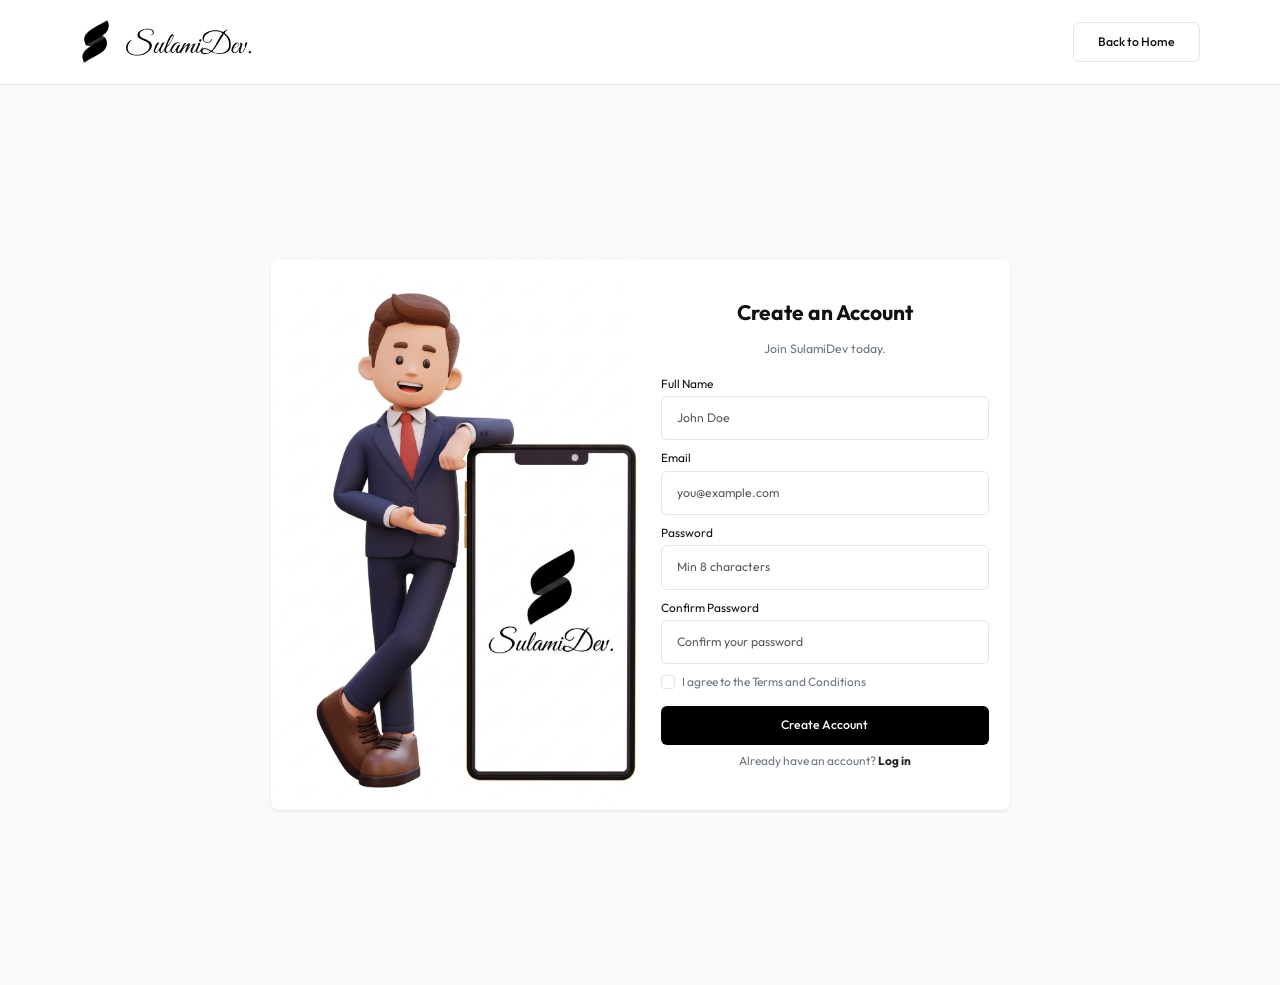
<file: pages/register.html>
<!DOCTYPE html>
<html lang="en">
<head>
    <meta charset="UTF-8">
    <meta name="viewport" content="width=device-width, initial-scale=1.0">
    <title>Register | SulamiDev</title>
    <link href="https://cdn.jsdelivr.net/npm/bootstrap@5.3.2/dist/css/bootstrap.min.css" rel="stylesheet" onerror="this.onerror=null;this.href='../libs/bootstrap/bootstrap.min.css';">
    <link rel="stylesheet" href="https://cdnjs.cloudflare.com/ajax/libs/font-awesome/6.4.2/css/all.min.css" onerror="this.onerror=null;this.href='../libs/fontawesome/css/all.min.css';">
    <link rel="stylesheet" href="../css/style.css">
    <link rel="stylesheet" href="../css/responsive.css">
</head>
<body class="bg-light">

    <!-- Header / Nav -->
    <nav class="navbar navbar-expand-lg navbar-custom sticky-top bg-white">
        <div class="container">
            <a class="navbar-brand d-flex align-items-center" href="../index.html">
                <img src="../images/icon.png" alt="Icon" height="45" class="me-3">
                <img src="../images/sulamidev-name.svg" alt="SulamiDev" height="30">
            </a>
            <div class="ms-auto">
                <a href="../index.html" class="btn btn-outline-custom btn-sm">Back to Home</a>
            </div>
        </div>
    </nav>

    <main class="d-flex align-items-center py-5 min-vh-100">
        <div class="container">
            <div class="row justify-content-center">
                <div class="col-lg-9 col-xl-8">
                    <div class="custom-card shadow-sm border-0 p-0 overflow-hidden">
                        <div class="row g-0" style="height: 550px;">
                            <div class="col-md-6 d-none d-md-block h-100">
                                <img src="../images/4.jpeg" alt="App Preview" class="img-fluid w-100 h-100" style="object-fit: cover;">
                            </div>
                            <div class="col-md-6 d-flex align-items-center h-100">
                                <div class="p-3 p-lg-4 w-100">
                                    <div class="text-center mb-3">
                                        <h3 class="fw-bold fs-4">Create an Account</h3>
                                        <p class="text-secondary small mb-0">Join SulamiDev today.</p>
                                    </div>
                                    <form id="registerForm" novalidate>
                                        <div class="mb-2">
                                            <label for="regName" class="form-label mb-1" style="font-size: 0.85rem;">Full Name</label>
                                            <input type="text" class="form-control form-control-sm" id="regName" placeholder="John Doe">
                                        </div>
                                        <div class="mb-2">
                                            <label for="regEmail" class="form-label mb-1" style="font-size: 0.85rem;">Email</label>
                                            <input type="email" class="form-control form-control-sm" id="regEmail" placeholder="you@example.com">
                                        </div>
                                        <div class="mb-2">
                                            <label for="regPassword" class="form-label mb-1" style="font-size: 0.85rem;">Password</label>
                                            <input type="password" class="form-control form-control-sm" id="regPassword" placeholder="Min 8 characters">
                                        </div>
                                        <div class="mb-2">
                                            <label for="regConfirmPassword" class="form-label mb-1" style="font-size: 0.85rem;">Confirm Password</label>
                                            <input type="password" class="form-control form-control-sm" id="regConfirmPassword" placeholder="Confirm your password">
                                        </div>
                                        <div class="mb-3 form-check">
                                            <input type="checkbox" class="form-check-input" id="regTerms">
                                            <label class="form-check-label text-secondary" for="regTerms" style="font-size: 0.85rem;">I agree to the Terms and Conditions</label>
                                        </div>
                                        <button type="submit" class="btn btn-primary-custom btn-sm w-100 mb-2">Create Account</button>
                                        <div class="text-center" style="font-size: 0.85rem;">
                                            <span class="text-secondary">Already have an account?</span> 
                                            <a href="login.html" class="text-dark fw-bold text-decoration-none">Log in</a>
                                        </div>
                                    </form>
                                </div>
                            </div>
                        </div>
                    </div>
                </div>
            </div>
        </div>
    </main>

    <div class="toast-container"></div>

    <script src="https://code.jquery.com/jquery-3.7.1.min.js"></script>
    <script>window.jQuery || document.write('<script src="../libs/jquery/jquery.min.js"><\/script>')</script>
    <script src="https://cdn.jsdelivr.net/npm/bootstrap@5.3.2/dist/js/bootstrap.bundle.min.js"></script>
    <script>typeof bootstrap !== 'undefined' || document.write('<script src="../libs/bootstrap/bootstrap.bundle.min.js"><\/script>')</script>
    <script src="../js/main.js"></script>
    <script src="../js/validation.js"></script>
</body>
</html>
</file>
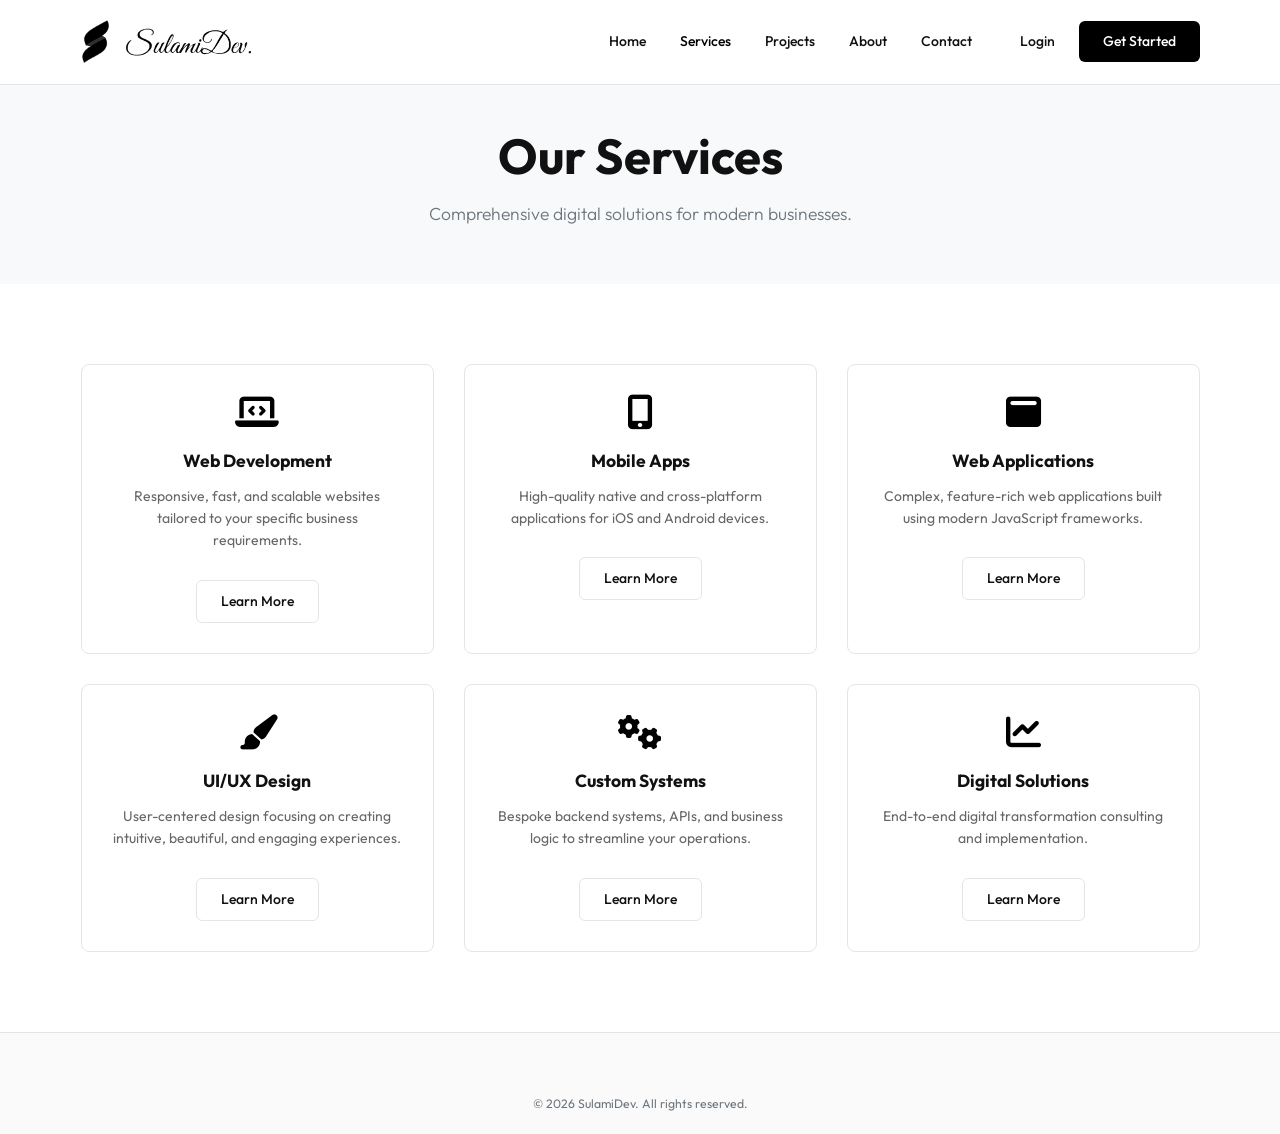
<file: pages/services.html>
<!DOCTYPE html>
<html lang="en">
<head>
    <meta charset="UTF-8">
    <meta name="viewport" content="width=device-width, initial-scale=1.0">
    <title>Services | SulamiDev</title>
    <link rel="icon" href="../images/icon.png" type="image/png">
    <link href="https://cdn.jsdelivr.net/npm/bootstrap@5.3.2/dist/css/bootstrap.min.css" rel="stylesheet" onerror="this.onerror=null;this.href='../libs/bootstrap/bootstrap.min.css';">
    <link rel="stylesheet" href="https://cdnjs.cloudflare.com/ajax/libs/font-awesome/6.4.2/css/all.min.css" onerror="this.onerror=null;this.href='../libs/fontawesome/css/all.min.css';">
    <link rel="stylesheet" href="../css/style.css">
    <link rel="stylesheet" href="../css/responsive.css">
</head>
<body>

    <nav class="navbar navbar-expand-lg navbar-custom sticky-top">
        <div class="container">
            <a class="navbar-brand d-flex align-items-center" href="../index.html">
                <img src="../images/icon.png" alt="Icon" height="45" class="me-3">
                <img src="../images/sulamidev-name.svg" alt="SulamiDev" height="30">
            </a>
            <button class="navbar-toggler" type="button" data-bs-toggle="offcanvas" data-bs-target="#mobileSidebar" aria-controls="mobileSidebar" aria-label="Toggle navigation">
                <span class="navbar-toggler-icon"></span>
            </button>
            <div class="offcanvas offcanvas-end" tabindex="-1" id="mobileSidebar" aria-labelledby="mobileSidebarLabel">
                <div class="offcanvas-header d-lg-none">
                    <a class="navbar-brand d-flex align-items-center m-0" href="../index.html">
                        <img src="../images/icon.png" alt="Icon" height="35" class="me-2">
                        <img src="../images/sulamidev-name.svg" alt="SulamiDev" height="24">
                    </a>
                </div>
                <div class="offcanvas-body">
                    <ul class="navbar-nav align-items-stretch align-items-lg-center ms-auto">
                        <li class="nav-item"><a class="nav-link" href="../index.html"><i class="fas fa-home me-2 d-lg-none"></i>Home</a></li>
                        <li class="nav-item"><a class="nav-link active" href="services.html"><i class="fas fa-cogs me-2 d-lg-none"></i>Services</a></li>
                        <li class="nav-item"><a class="nav-link" href="projects.html"><i class="fas fa-briefcase me-2 d-lg-none"></i>Projects</a></li>
                        <li class="nav-item"><a class="nav-link" href="about.html"><i class="fas fa-user me-2 d-lg-none"></i>About</a></li>
                        <li class="nav-item"><a class="nav-link" href="contact.html"><i class="fas fa-envelope me-2 d-lg-none"></i>Contact</a></li>
                        <li class="nav-item ms-lg-3"><a class="nav-link" href="login.html"><i class="fas fa-sign-in-alt me-2 d-lg-none"></i>Login</a></li>
                        <li class="nav-item d-none d-lg-block ms-lg-2"><a class="btn btn-primary-custom" href="register.html">Get Started</a></li>
                    </ul>
                    <div class="mobile-sidebar-footer d-lg-none">
                        <p class="small text-secondary mb-2">Connect with us</p>
                        <div class="d-flex align-items-center gap-2 mb-3">
                            <a href="https://wa.me/967783073833" target="_blank" class="social-link" title="WhatsApp"><i class="fab fa-whatsapp"></i></a>
                            <a href="https://github.com/sulamidev" target="_blank" class="social-link" title="GitHub"><i class="fab fa-github"></i></a>
                            <a href="https://instagram.com/sulamidev" target="_blank" class="social-link" title="Instagram"><i class="fab fa-instagram"></i></a>
                            <a href="https://linkedin.com/in/sulamidev" target="_blank" class="social-link" title="LinkedIn"><i class="fab fa-linkedin-in"></i></a>
                        </div>
                        <small class="text-secondary">&copy; 2026 SulamiDev</small>
                    </div>
                </div>
            </div>
        </div>
    </nav>

    <header class="py-5 bg-light text-center">
        <div class="container fade-up">
            <h1 class="display-4 fw-bold">Our Services</h1>
            <p class="lead text-secondary">Comprehensive digital solutions for modern businesses.</p>
        </div>
    </header>

    <main>
        <section>
            <div class="container fade-up">
                <div class="services-grid">
                    <div class="custom-card text-center">
                        <i class="fas fa-laptop-code"></i>
                        <h3>Web Development</h3>
                        <p>Responsive, fast, and scalable websites tailored to your specific business requirements.</p>
                        <button class="btn btn-outline-custom mt-3 learn-service-btn" data-bs-toggle="modal" data-bs-target="#serviceModal" data-id="1">Learn More</button>
                    </div>
                    <div class="custom-card text-center">
                        <i class="fas fa-mobile-alt"></i>
                        <h3>Mobile Apps</h3>
                        <p>High-quality native and cross-platform applications for iOS and Android devices.</p>
                        <button class="btn btn-outline-custom mt-3 learn-service-btn" data-bs-toggle="modal" data-bs-target="#serviceModal" data-id="2">Learn More</button>
                    </div>
                    <div class="custom-card text-center">
                        <i class="fas fa-window-maximize"></i>
                        <h3>Web Applications</h3>
                        <p>Complex, feature-rich web applications built using modern JavaScript frameworks.</p>
                        <button class="btn btn-outline-custom mt-3 learn-service-btn" data-bs-toggle="modal" data-bs-target="#serviceModal" data-id="3">Learn More</button>
                    </div>
                    <div class="custom-card text-center">
                        <i class="fas fa-paint-brush"></i>
                        <h3>UI/UX Design</h3>
                        <p>User-centered design focusing on creating intuitive, beautiful, and engaging experiences.</p>
                        <button class="btn btn-outline-custom mt-3 learn-service-btn" data-bs-toggle="modal" data-bs-target="#serviceModal" data-id="4">Learn More</button>
                    </div>
                    <div class="custom-card text-center">
                        <i class="fas fa-cogs"></i>
                        <h3>Custom Systems</h3>
                        <p>Bespoke backend systems, APIs, and business logic to streamline your operations.</p>
                        <button class="btn btn-outline-custom mt-3 learn-service-btn" data-bs-toggle="modal" data-bs-target="#serviceModal" data-id="5">Learn More</button>
                    </div>
                    <div class="custom-card text-center">
                        <i class="fas fa-chart-line"></i>
                        <h3>Digital Solutions</h3>
                        <p>End-to-end digital transformation consulting and implementation.</p>
                        <button class="btn btn-outline-custom mt-3 learn-service-btn" data-bs-toggle="modal" data-bs-target="#serviceModal" data-id="6">Learn More</button>
                    </div>
                </div>
            </div>
        </section>
    </main>

    <!-- Service Details Modal (AJAX target) -->
    <div class="modal fade" id="serviceModal" tabindex="-1" aria-labelledby="serviceModalLabel" aria-hidden="true">
      <div class="modal-dialog modal-dialog-centered">
        <div class="modal-content">
          <div class="modal-header border-0">
            <h5 class="modal-title" id="serviceModalLabel">Service Details</h5>
            <button type="button" class="btn-close" data-bs-dismiss="modal" aria-label="Close"></button>
          </div>
          <div class="modal-body" id="serviceModalBody">
            <!-- Content loaded via AJAX -->
          </div>
        </div>
      </div>
    </div>

    <footer>
        <div class="container">
            <div class="row">
                <div class="col-12 text-center text-secondary">
                    <small>&copy; 2026 SulamiDev. All rights reserved.</small>
                </div>
            </div>
        </div>
    </footer>

    <script src="https://code.jquery.com/jquery-3.7.1.min.js"></script>
    <script>window.jQuery || document.write('<script src="../libs/jquery/jquery.min.js"><\/script>')</script>
    <script src="https://cdn.jsdelivr.net/npm/bootstrap@5.3.2/dist/js/bootstrap.bundle.min.js"></script>
    <script>typeof bootstrap !== 'undefined' || document.write('<script src="../libs/bootstrap/bootstrap.bundle.min.js"><\/script>')</script>
    <script src="../js/main.js"></script>
    <script src="../js/ajax.js"></script>
</body>
</html>
</file>
<file: css/style.css>
/* style.css */
@import url('https://fonts.googleapis.com/css2?family=Outfit:wght@300;400;500;600;700;800&family=Dancing+Script:wght@600;700&display=swap');

:root {
    --primary-color: #000000; /* Black */
    --text-main: #111111;
    --text-secondary: #666666;
    --bg-color: #ffffff;
    --border-color: #E5E5E5;
    --hover-color: #333333; /* Dark Gray */
}


html {
    font-size: 14px;
}

body {
    font-family: 'Outfit', 'Segoe UI', Roboto, Helvetica, Arial, sans-serif;
    color: var(--text-main);
    background-color: var(--bg-color);
    margin: 0;
    padding: 0;
    overflow-x: hidden;
}


h1, h2, h3, h4, h5, h6 {
    font-weight: 700;
    margin-bottom: 1rem;
    color: var(--text-main);
}

p {
    color: var(--text-secondary);
    line-height: 1.6;
}


.navbar-custom {
    background-color: var(--bg-color);
    border-bottom: 1px solid var(--border-color);
    padding: 15px 0;
}
.navbar-custom .navbar-brand {
    font-weight: 800;
    font-size: 1.5rem;
    color: var(--primary-color);
}
.navbar-custom .nav-link {
    color: var(--text-main);
    font-weight: 500;
    margin: 0 10px;
    transition: color 0.3s ease;
}
.navbar-custom .nav-link:hover, .navbar-custom .nav-link.active {
    color: var(--primary-color);
}

/* Buttons */
.btn-primary-custom {
    background-color: var(--primary-color);
    color: #fff;
    border: none;
    padding: 10px 24px;
    border-radius: 6px;
    font-weight: 500;
    transition: background-color 0.3s ease, transform 0.2s ease;
    text-decoration: none;
    display: inline-block;
}
.btn-primary-custom:hover {
    background-color: var(--hover-color);
    color: #fff;
    transform: translateY(-2px);
}

.btn-outline-custom {
    background-color: transparent;
    color: var(--text-main);
    border: 1px solid var(--border-color);
    padding: 10px 24px;
    border-radius: 6px;
    font-weight: 500;
    transition: all 0.3s ease;
    text-decoration: none;
    display: inline-block;
}
.btn-outline-custom:hover {
    border-color: var(--primary-color);
    color: var(--primary-color);
}

/* Sections */
section {
    padding: 80px 0;
}
.section-title {
    text-align: center;
    margin-bottom: 50px;
}
.section-title h2 {
    font-size: 2.5rem;
}

/* Cards */
.custom-card {
    background: var(--bg-color);
    border: 1px solid var(--border-color);
    border-radius: 8px;
    padding: 30px;
    transition: box-shadow 0.3s ease, transform 0.3s ease;
    height: 100%;
}
.custom-card:hover {
    box-shadow: 0 10px 30px rgba(0,0,0,0.05);
    transform: translateY(-5px);
}
.custom-card i {
    font-size: 2.5rem;
    color: var(--primary-color);
    margin-bottom: 20px;
}
.custom-card h3 {
    font-size: 1.25rem;
}

/* Grid for Services and Projects */
.services-grid, .projects-grid {
    display: grid;
    grid-template-columns: repeat(3, 1fr);
    gap: 30px;
}

/* Footer */
footer {
    background-color: #fafafa;
    border-top: 1px solid var(--border-color);
    padding: 60px 0 20px;
}
.footer-title {
    font-size: 1.2rem;
    font-weight: 600;
    margin-bottom: 20px;
}
.footer-links {
    list-style: none;
    padding: 0;
}
.footer-links li {
    margin-bottom: 10px;
}
.footer-links a {
    color: var(--text-secondary);
    text-decoration: none;
    transition: color 0.3s ease;
}
.footer-links a:hover {
    color: var(--primary-color);
}
.social-icons a {
    display: inline-flex;
    align-items: center;
    justify-content: center;
    width: 50px;
    height: 50px;
    font-size: 1.25rem;
    background: var(--border-color);
    color: var(--text-main);
    border-radius: 50%;
    margin-right: 15px;
    transition: all 0.3s ease;
    text-decoration: none;
}
.social-icons a:hover {
    background: var(--primary-color);
    color: #fff;
}

/* Animations */
.fade-up {
    opacity: 0;
    transform: translateY(30px);
    transition: opacity 0.6s ease-out, transform 0.6s ease-out;
}
.fade-up.visible {
    opacity: 1;
    transform: translateY(0);
}

/* Hero Section */
.hero-section {
    min-height: calc(100vh - 76px);
    display: flex;
    align-items: center;
    padding: 100px 0;
}
.hero-section h1 {
    font-size: 3.5rem;
    font-weight: 800;
    margin-bottom: 20px;
}
.hero-section p {
    font-size: 1.2rem;
    margin-bottom: 40px;
}

/* Typewriter Effect */
.typewriter-text {
    font-family: inherit;
    display: inline-block;
    overflow: hidden;
    white-space: nowrap;
    border-right: 3px solid var(--text-main);
    width: 9ch;
    animation: typing 2.5s steps(9) forwards, blink .75s step-end infinite;
    vertical-align: bottom;
    color: var(--text-main);
    font-weight: bold;
}

@keyframes typing {
    from { width: 0; }
    to { width: 9ch; }
}
@keyframes blink {
    from, to { border-color: transparent; }
    50% { border-color: var(--text-main); }
}

/* Toast */
.toast-container {
    position: fixed;
    bottom: 20px;
    right: 20px;
    z-index: 1055;
}

/* WowSlider Custom Styling (Bootstrap Carousel Override) */
#wowslider {
    overflow: hidden;
    margin-bottom: 40px;
}
.carousel-item img {
    height: 700px;
    object-fit: cover;
    width: 100%;
}
.carousel-caption {
    background: rgba(17, 17, 17, 0.7);
    border-radius: 8px;
    padding: 20px;
    bottom: 40px;
}

/* Forms */
.form-control {
    border: 1px solid var(--border-color);
    border-radius: 6px;
    padding: 12px 15px;
}
.form-control:focus {
    border-color: var(--primary-color);
    box-shadow: 0 0 0 0.2rem rgba(0, 0, 0, 0.25);
}

/* Table */
.table-custom {
    border: 1px solid var(--border-color);
    border-radius: 8px;
    overflow: hidden;
    background: #fff;
}
.table-custom th {
    background-color: #fafafa;
    border-bottom: 2px solid var(--border-color);
    color: var(--text-main);
    font-weight: 600;
    padding: 15px;
}
.table-custom td {
    vertical-align: middle;
    color: var(--text-secondary);
    padding: 15px;
}

/* Aside */
.custom-aside {
    background: #fafafa;
    border: 1px solid var(--border-color);
    border-radius: 8px;
    padding: 30px;
}
.custom-aside h3 {
    margin-bottom: 20px;
    font-size: 1.25rem;
}
.custom-aside ul {
    list-style: none;
    padding: 0;
}
.custom-aside ul li {
    padding: 10px 0;
    border-bottom: 1px solid var(--border-color);
    color: var(--text-secondary);
}
.custom-aside ul li:last-child {
    border-bottom: none;
}
.custom-aside ul li i {
    color: var(--primary-color);
    margin-right: 10px;
    width: 20px;
    text-align: center;
}
}

/* Tech Badges */
.tech-badge {
    display: inline-flex;
    align-items: center;
    padding: 10px 20px;
    background: #fff;
    border: 1px solid var(--border-color);
    border-radius: 50px;
    font-size: 1.1rem;
    font-weight: 500;
    color: var(--text-main);
    box-shadow: 0 2px 4px rgba(0,0,0,0.02);
    transition: all 0.3s ease;
    cursor: default;
}
.tech-badge i {
    font-size: 1.4rem;
    margin-right: 8px;
}
.tech-badge:hover {
    transform: translateY(-3px);
    box-shadow: 0 5px 15px rgba(0,0,0,0.08);
    border-color: var(--text-main);
}
</file>
<file: css/responsive.css>
/* responsive.css */
@media (max-width: 992px) {
    .services-grid, .projects-grid {
        grid-template-columns: repeat(2, 1fr);
    }
    .hero-section h1 {
        font-size: 2.8rem;
    }
    .carousel-item img {
        height: 500px;
    }
}

@media (max-width: 768px) {
    /* Projects & Services stay beside each other and small */
    .projects-grid {
        display: grid;
        grid-template-columns: repeat(2, 1fr);
        gap: 10px;
    }
    .projects-grid .custom-card {
        padding: 0 !important;
    }
    .projects-grid .p-4 {
        padding: 10px !important;
    }
    .projects-grid h4 {
        font-size: 0.9rem !important;
        margin-bottom: 5px !important;
    }
    .projects-grid p {
        font-size: 0.75rem !important;
        margin-bottom: 8px !important;
        line-height: 1.2;
    }
    .projects-grid .btn {
        font-size: 0.7rem !important;
        padding: 4px 8px !important;
    }
    .services-grid {
        display: grid;
        grid-template-columns: repeat(3, 1fr);
        gap: 10px;
    }
    .services-grid .custom-card {
        padding: 15px 5px !important;
    }
    .services-grid .custom-card h3 {
        font-size: 0.8rem !important;
        margin-bottom: 5px !important;
    }
    .services-grid .custom-card p {
        font-size: 0.65rem !important;
        margin-bottom: 0 !important;
        line-height: 1.2;
    }
    .services-grid .custom-card i {
        font-size: 1.2rem !important;
        margin-bottom: 8px !important;
    }
    
    /* Hero Section Mobile Scaling */
    .hero-title-mobile {
        font-size: 1.4rem !important;
    }
    .hero-desc-mobile {
        font-size: 0.75rem !important;
        line-height: 1.3 !important;
    }
    .hero-text-mobile h3 {
        font-size: 0.9rem !important;
    }
    /* Shrink Buttons for Mobile (Stacked) */
    .hero-text-mobile .d-flex {
        gap: 15px !important;
        justify-content: center; /* Center buttons on mobile */
    }
    .hero-text-mobile .btn {
        font-size: 0.9rem !important;
        padding: 8px 20px !important;
    }
    
    /* Shrink Navbar Logo */
    .navbar-brand img:first-child {
        height: 35px !important;
    }
    .navbar-brand img:last-child {
        height: 25px !important;
    }

    .hero-section {
        min-height: auto !important;
        padding: 50px 0 30px !important;
        align-items: center !important;
        text-align: center !important;
    }
    .hero-section .text-start {
        text-align: center !important; /* Center text on mobile */
    }
    .hero-section h1 {
        font-size: 2.5rem !important;
    }
    .carousel-item img {
        height: 300px !important;
    }
    .table-responsive {
        display: block;
        width: 100%;
        overflow-x: auto;
        -webkit-overflow-scrolling: touch;
        border-radius: 8px;
        box-shadow: 0 2px 8px rgba(0,0,0,0.05);
    }
    .table-responsive table {
        font-size: 0.85rem;
        white-space: nowrap; /* Keep table on single lines and scroll horizontally */
    }
    .table-responsive .btn {
        font-size: 0.7rem !important;
        padding: 4px 10px !important;
    }
    section {
        padding: 50px 0;
    }
    .footer-links {
        margin-bottom: 30px;
    }
}

/* ==========================================
   Mobile Offcanvas Sidebar (< 992px)
   ========================================== */
@media (max-width: 991.98px) {
    /* Navbar Toggler */
    .navbar-custom .navbar-toggler {
        border: 1px solid var(--border-color);
        padding: 7px 11px;
        border-radius: 8px;
        outline: none !important;
        box-shadow: none !important;
        background-color: transparent;
        transition: all 0.2s ease;
    }
    .navbar-custom .navbar-toggler:hover {
        background-color: #f5f5f7;
    }
    .navbar-custom .navbar-toggler:focus {
        box-shadow: 0 0 0 2px rgba(0, 0, 0, 0.08) !important;
    }

    /* Offcanvas Drawer */
    .navbar-custom .offcanvas {
        width: 280px;
        max-width: 80vw;
        background-color: #ffffff;
        border-left: 1px solid var(--border-color);
        box-shadow: -5px 0 20px rgba(0, 0, 0, 0.08);
        transition: transform 0.3s cubic-bezier(0.25, 1, 0.5, 1);
    }

    .navbar-custom .offcanvas-header {
        padding: 16px 20px;
        background-color: #ffffff;
        border-bottom: 1px solid var(--border-color);
    }

    .navbar-custom .offcanvas-body {
        padding: 20px;
        display: flex;
        flex-direction: column;
        justify-content: space-between;
        height: 100%;
        overflow-y: auto;
    }

    /* Navigation Links inside Mobile Sidebar */
    .navbar-custom .navbar-nav {
        display: flex;
        flex-direction: column;
        gap: 6px;
        width: 100%;
    }

    .navbar-custom .navbar-nav .nav-item {
        width: 100%;
    }

    .navbar-custom .navbar-nav .nav-link {
        margin: 0;
        padding: 12px 16px;
        border-radius: 8px;
        font-size: 0.95rem;
        font-weight: 500;
        color: var(--text-main);
        display: flex;
        align-items: center;
        transition: all 0.2s ease;
    }

    .navbar-custom .navbar-nav .nav-link i {
        width: 24px;
        font-size: 1.05rem;
        color: var(--text-secondary);
        transition: color 0.2s ease;
    }

    .navbar-custom .navbar-nav .nav-link:hover {
        background-color: #f4f4f6;
        color: var(--primary-color);
        transform: translateX(3px);
    }

    .navbar-custom .navbar-nav .nav-link:hover i {
        color: var(--primary-color);
    }

    .navbar-custom .navbar-nav .nav-link.active {
        background-color: transparent;
        color: var(--primary-color) !important;
        font-weight: 700;
        border-left: 3px solid var(--primary-color);
        border-radius: 0 8px 8px 0;
        padding-left: 13px;
    }

    .navbar-custom .navbar-nav .nav-link.active i {
        color: var(--primary-color);
    }

    /* Sidebar Mobile Footer */
    .mobile-sidebar-footer {
        padding-top: 20px;
        margin-top: 25px;
        border-top: 1px solid var(--border-color);
    }

    .mobile-sidebar-footer .social-link {
        width: 36px;
        height: 36px;
        border-radius: 50%;
        background-color: #f4f4f6;
        display: inline-flex;
        align-items: center;
        justify-content: center;
        color: var(--text-main);
        font-size: 1rem;
        transition: all 0.2s ease;
        text-decoration: none;
    }

    .mobile-sidebar-footer .social-link:hover {
        background-color: var(--primary-color);
        color: #ffffff;
        transform: translateY(-2px);
    }
}

/* Transparent Backdrop when mobile sidebar is open (خليه شفاف) */
.offcanvas-backdrop,
.offcanvas-backdrop.show {
    background-color: transparent !important;
    opacity: 0 !important;
    backdrop-filter: none !important;
    -webkit-backdrop-filter: none !important;
}
</file>
